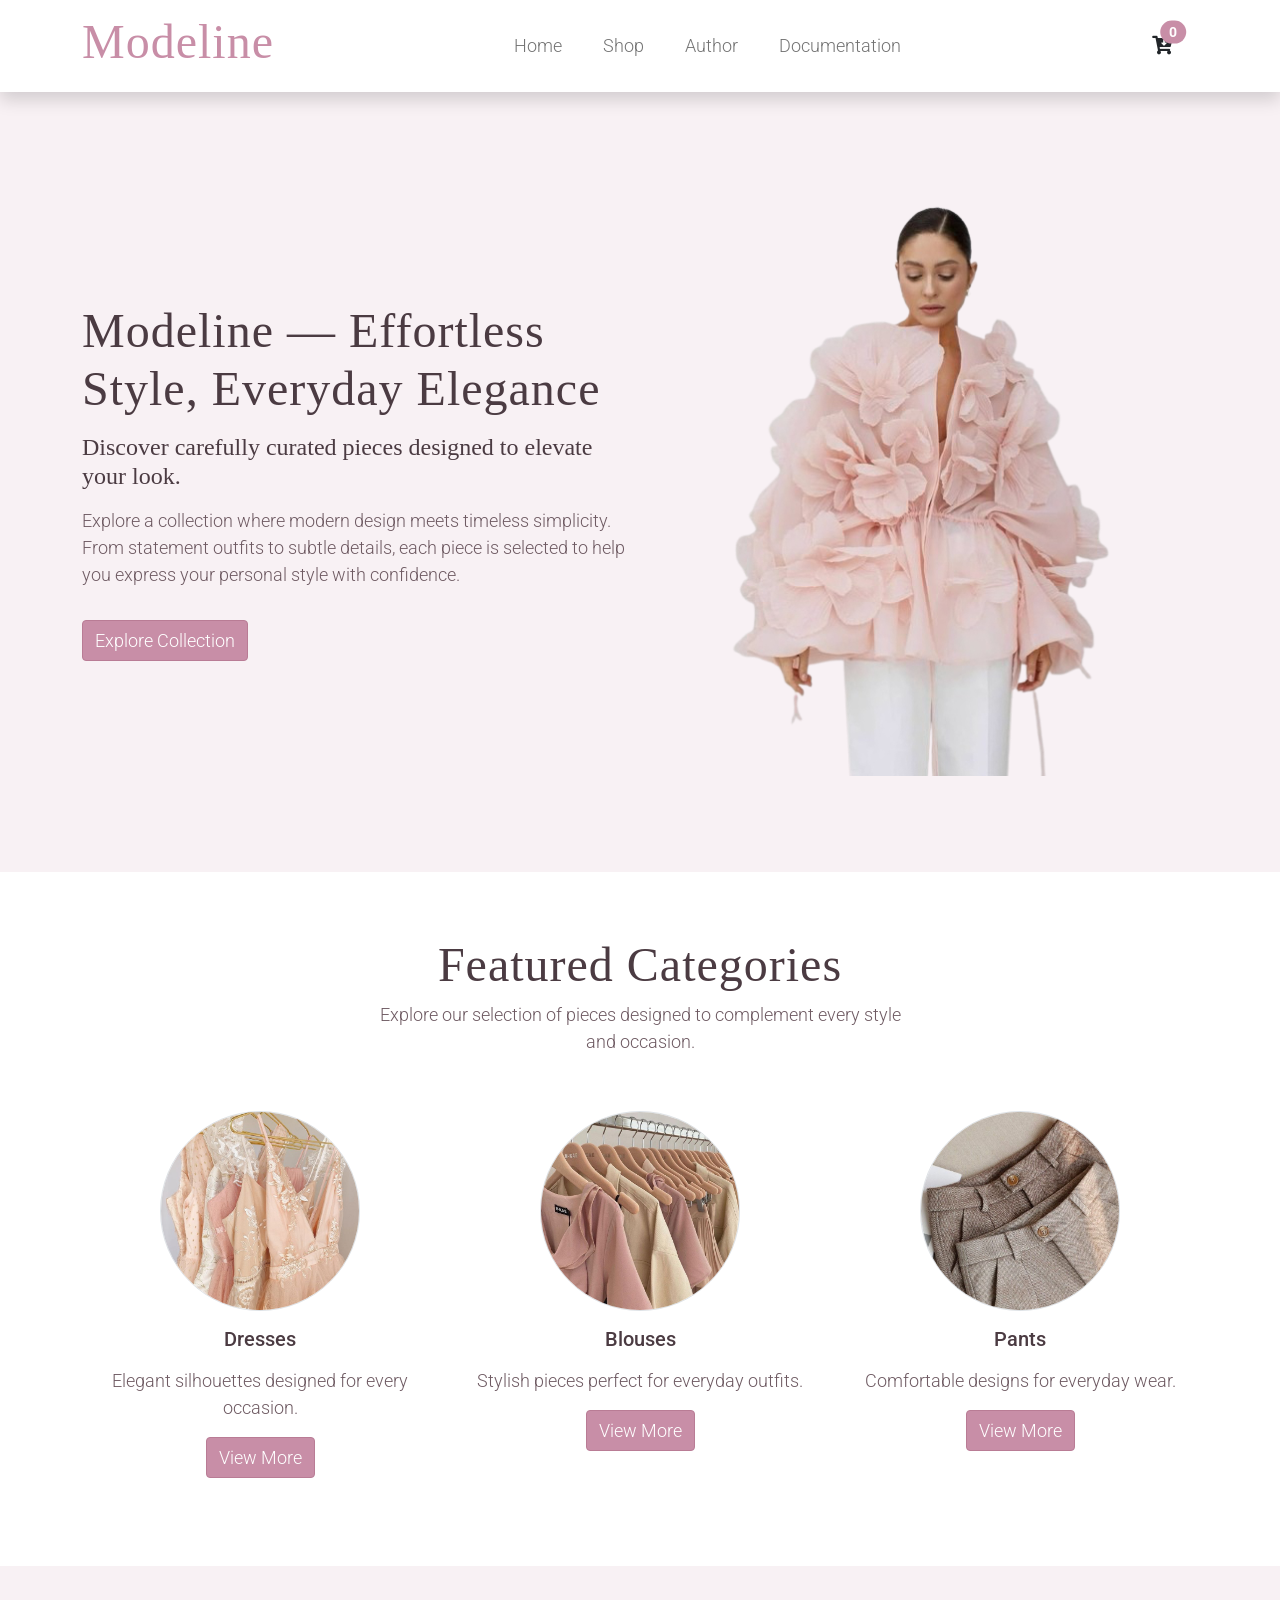
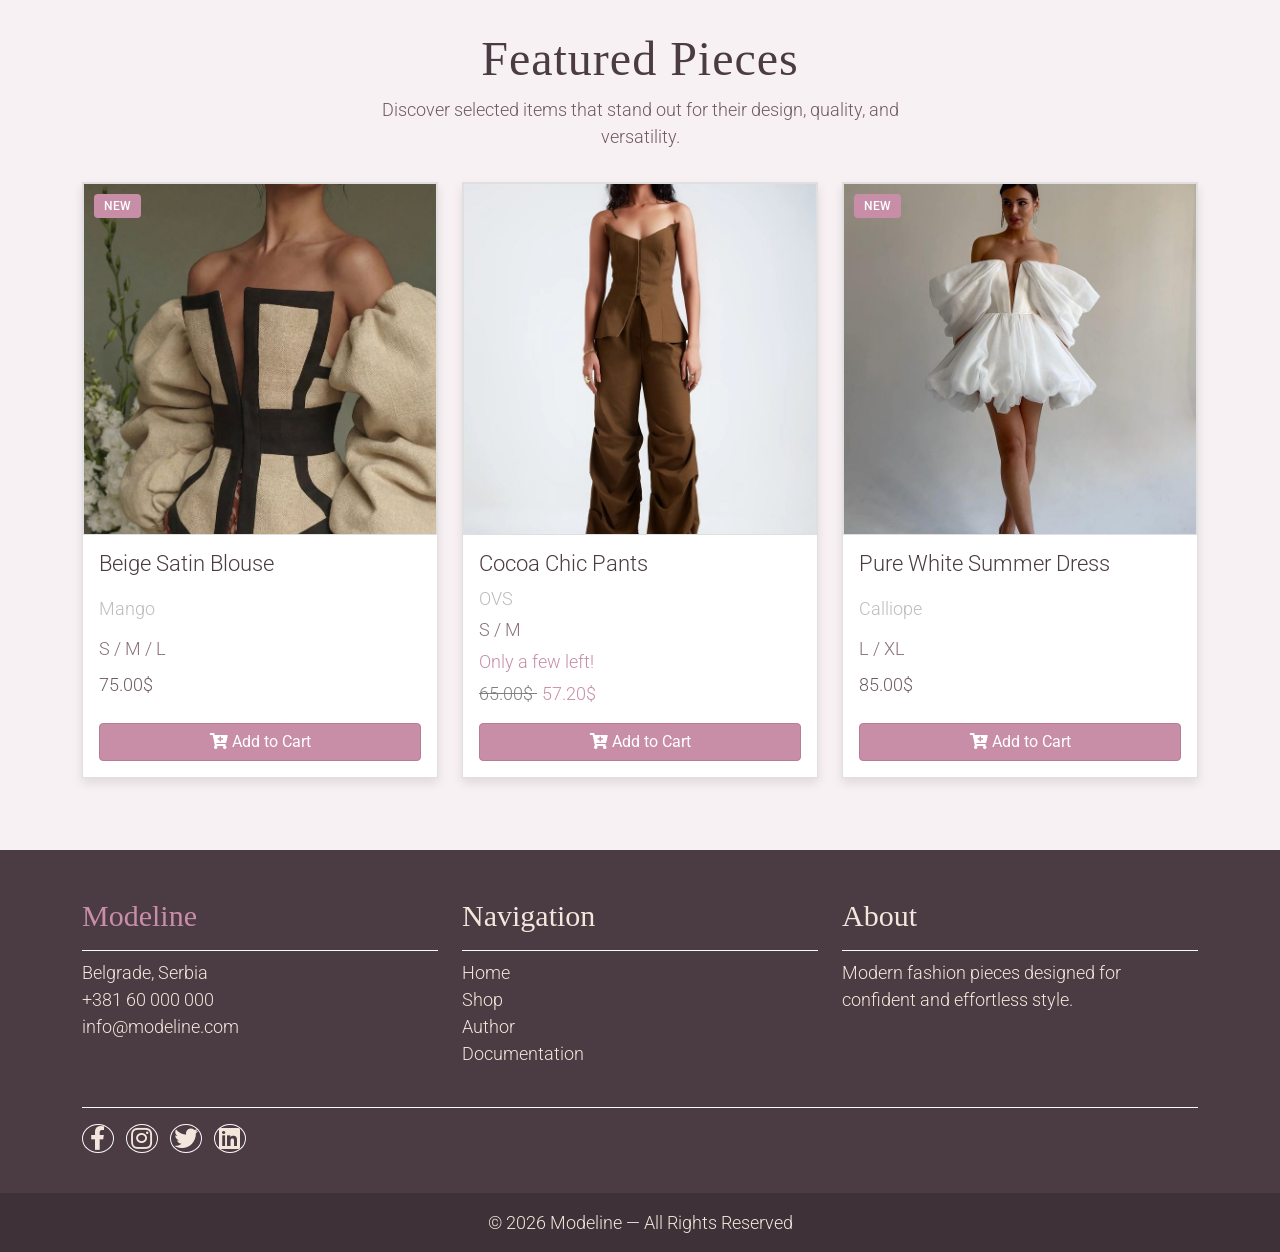
<file: index.html>
<!DOCTYPE html>
<html lang="en">

<head>
    <title>Modeline | Home</title>
    <meta charset="utf-8">
    <meta name="viewport" content="width=device-width, initial-scale=1">

    <meta name="description" content="Modeline is a modern fashion website featuring elegant pieces, refined accessories, and contemporary style inspiration.">
    <meta name="keywords" content="fashion, modern fashion, dresses, accessories, style, collection, boutique">
    <meta name="author" content="Your Name">

    <link rel="apple-touch-icon" href="assets/img/apple-icon.png">
    <link rel="icon" type="image/png" href="assets/img/icon.png">

    <link rel="stylesheet" href="assets/css/bootstrap.min.css">
    <link rel="stylesheet" href="assets/css/templatemo.css">
    <link rel="stylesheet" href="assets/css/custom.css">
    <link rel="stylesheet" href="assets/css/fontawesome.min.css">
    <link rel="stylesheet" href="https://fonts.googleapis.com/css2?family=Roboto:wght@100;200;300;400;500;700;900&display=swap">
</head>

<body>

    <!-- Header -->
    <nav class="navbar navbar-expand-lg navbar-light shadow">
        <div class="container d-flex justify-content-between align-items-center">

            <a class="navbar-brand text-success logo h1 align-self-center" href="index.html">
                Modeline
            </a>

            <button class="navbar-toggler border-0" type="button" data-bs-toggle="collapse"
                data-bs-target="#main_nav">
                <span class="navbar-toggler-icon"></span>
            </button>

            <div class="collapse navbar-collapse justify-content-between align-items-center" id="main_nav">
                <ul class="navbar-nav mx-auto data">
                    
                </ul>

                <div class="d-flex align-items-center">
                    <a class="nav-icon position-relative text-decoration-none text-dark" href="cart.html">
                        <i class="fa fa-fw fa-cart-arrow-down text-dark mr-1"></i>
                        <span id="cart-count" class="position-absolute top-0 start-100 translate-middle badge rounded-pill bg-success text-white">0</span>
                    </a>
                </div>
            </div>

        </div>
    </nav>


    <!-- Hero Section -->
    <section class="bg-light py-5">
        <div class="container">
            <div class="row align-items-center py-5">
                <div class="col-md-6 text-center text-md-start">
                    <h1 class="h1 mb-3"><b>Modeline</b> — Effortless Style, Everyday Elegance</h1>
                    <h2 class="h4 mb-3">Discover carefully curated pieces designed to elevate your look.</h2>
                    <p>
                        Explore a collection where modern design meets timeless simplicity.
                        From statement outfits to subtle details, each piece is selected to help
                        you express your personal style with confidence.
                    </p>
                    <a href="shop.html" class="btn btn-success mt-3">Explore Collection</a>
                </div>
                <div class="col-md-6 text-center hero-img-wrapper">
                    <img src="assets/img/hero-modeline.png" class="img-fluid hero-img" alt="">
                </div>
            </div>
        </div>
    </section>


    <!-- Featured Categories (ONLY THIS PART CHANGED) -->
    <section class="container py-5">
        <div class="row text-center pt-3">
            <div class="col-lg-6 m-auto">
                <h2 class="h1">Featured Categories</h2>
                <p>
                    Explore our selection of pieces designed to complement every style and occasion.
                </p>
            </div>
        </div>

        <div class="row" id="category">
            
        </div>
    </section>


    <!-- Featured Pieces -->
    <section class="bg-light py-5">
        <div class="container">
            <div class="row text-center py-3">
                <div class="col-lg-6 m-auto">
                    <h2 class="h1">Featured Pieces</h2>
                    <p>
                        Discover selected items that stand out for their design, quality, and versatility.
                    </p>
                </div>
            </div>

            <div class="row" id="featuredProducts">
                <!-- <div class="col-12 col-md-4 mb-4">
                    <div class="card h-100">
                        <a href="shop-single.html">
                            <img src="assets/img/cutewhitedress.jpg" class="card-img-top" alt="Elegant dress">
                        </a>
                        <div class="card-body text-center">
                            <a href="shop-single.html" class="h4 text-decoration-none text-dark d-block mb-2">Elegant Dress</a>
                            <p class="card-text">
                                A refined piece designed to bring effortless elegance to your wardrobe.
                            </p>
                            <p class="text-success fw-bold">$89.00</p>
                        </div>
                    </div>
                </div>

                <div class="col-12 col-md-4 mb-4">
                    <div class="card h-100">
                        <a href="shop-single.html">
                            <img src="assets/img/beigeblouse.jpg" class="card-img-top" alt="Modern bag">
                        </a>
                        <div class="card-body text-center">
                            <a href="shop-single.html" class="h4 text-decoration-none text-dark d-block mb-2">Modern Bag</a>
                            <p class="card-text">
                                A clean and versatile accessory made for everyday styling.
                            </p>
                            <p class="text-success fw-bold">$65.00</p>
                        </div>
                    </div>
                </div>

                <div class="col-12 col-md-4 mb-4">
                    <div class="card h-100">
                        <a href="shop-single.html">
                            <img src="assets/img/brownpants.jpg" class="card-img-top" alt="Minimal set">
                        </a>
                        <div class="card-body text-center">
                            <a href="shop-single.html" class="h4 text-decoration-none text-dark d-block mb-2">Minimal Set</a>
                            <p class="card-text">
                                A contemporary outfit combining comfort and modern aesthetics.
                            </p>
                            <p class="text-success fw-bold">$110.00</p>
                        </div>
                    </div>
                </div> -->
            </div>
        </div>
    </section>


    <!-- Footer -->
    <footer class="bg-dark" id="templatemo_footer">
    <div class="container">
        <div class="row">

            <!-- BRAND -->
            <div class="col-md-4 pt-5">
                <h2 class="h2 text-success border-bottom pb-3 border-light logo">Modeline</h2>
                <ul class="list-unstyled text-light footer-link-list">
                    <li>Belgrade, Serbia</li>
                    <li>+381 60 000 000</li>
                    <li>info@modeline.com</li>
                </ul>
            </div>

            <!-- NAV -->
            <div class="col-md-4 pt-5">
                <h2 class="h2 text-light border-bottom pb-3 border-light">Navigation</h2>
                <ul class="list-unstyled footer-link-list footer">
                    
                </ul>
            </div>

            <!-- ABOUT -->
            <div class="col-md-4 pt-5">
                <h2 class="h2 text-light border-bottom pb-3 border-light">About</h2>
                <p class="text-light">
                    Modern fashion pieces designed for confident and effortless style.
                </p>
            </div>

        </div>

        <!-- ICONS + SUBSCRIBE -->
        <div class="row text-light mb-4 mt-4">
            <div class="col-12 mb-3">
                <div class="w-100 border-top border-light"></div>
            </div>

            <!-- SOCIAL ICONS -->
            <div class="col-auto me-auto">
                <ul class="list-inline footer-icons">

                    <li class="list-inline-item border border-light rounded-circle text-center">
                        <a target="_blank" href="#"><i class="fab fa-facebook-f fa-lg fa-fw"></i></a>
                    </li>

                    <li class="list-inline-item border border-light rounded-circle text-center">
                        <a target="_blank" href="#"><i class="fab fa-instagram fa-lg fa-fw"></i></a>
                    </li>

                    <li class="list-inline-item border border-light rounded-circle text-center">
                        <a target="_blank" href="#"><i class="fab fa-twitter fa-lg fa-fw"></i></a>
                    </li>

                    <li class="list-inline-item border border-light rounded-circle text-center">
                        <a target="_blank" href="#"><i class="fab fa-linkedin fa-lg fa-fw"></i></a>
                    </li>

                </ul>
            </div>

            <!-- SUBSCRIBE
            <div class="col-auto">
                <div class="input-group">
                    <input type="text" class="form-control bg-dark border-light text-light" placeholder="Email address">
                    <button class="btn btn-success text-light">Subscribe</button>
                </div>
            </div> -->

        </div>
    </div>

    <!-- COPYRIGHT -->
    <div class="w-100 bg-black py-3">
        <div class="container">
            <p class="text-light mb-0 text-center">
                © 2026 Modeline — All Rights Reserved
            </p>
        </div>
    </div>
</footer>

    <script src="assets/js/bootstrap.bundle.min.js"></script>
    <script src="https://code.jquery.com/jquery-3.6.0.min.js"></script>
    <script src="assets/js/main.js"></script>

    <div id="cart-toast" class="cart-toast">
    Product added to cart ✓
    </div>
</body>
</html>
</file>
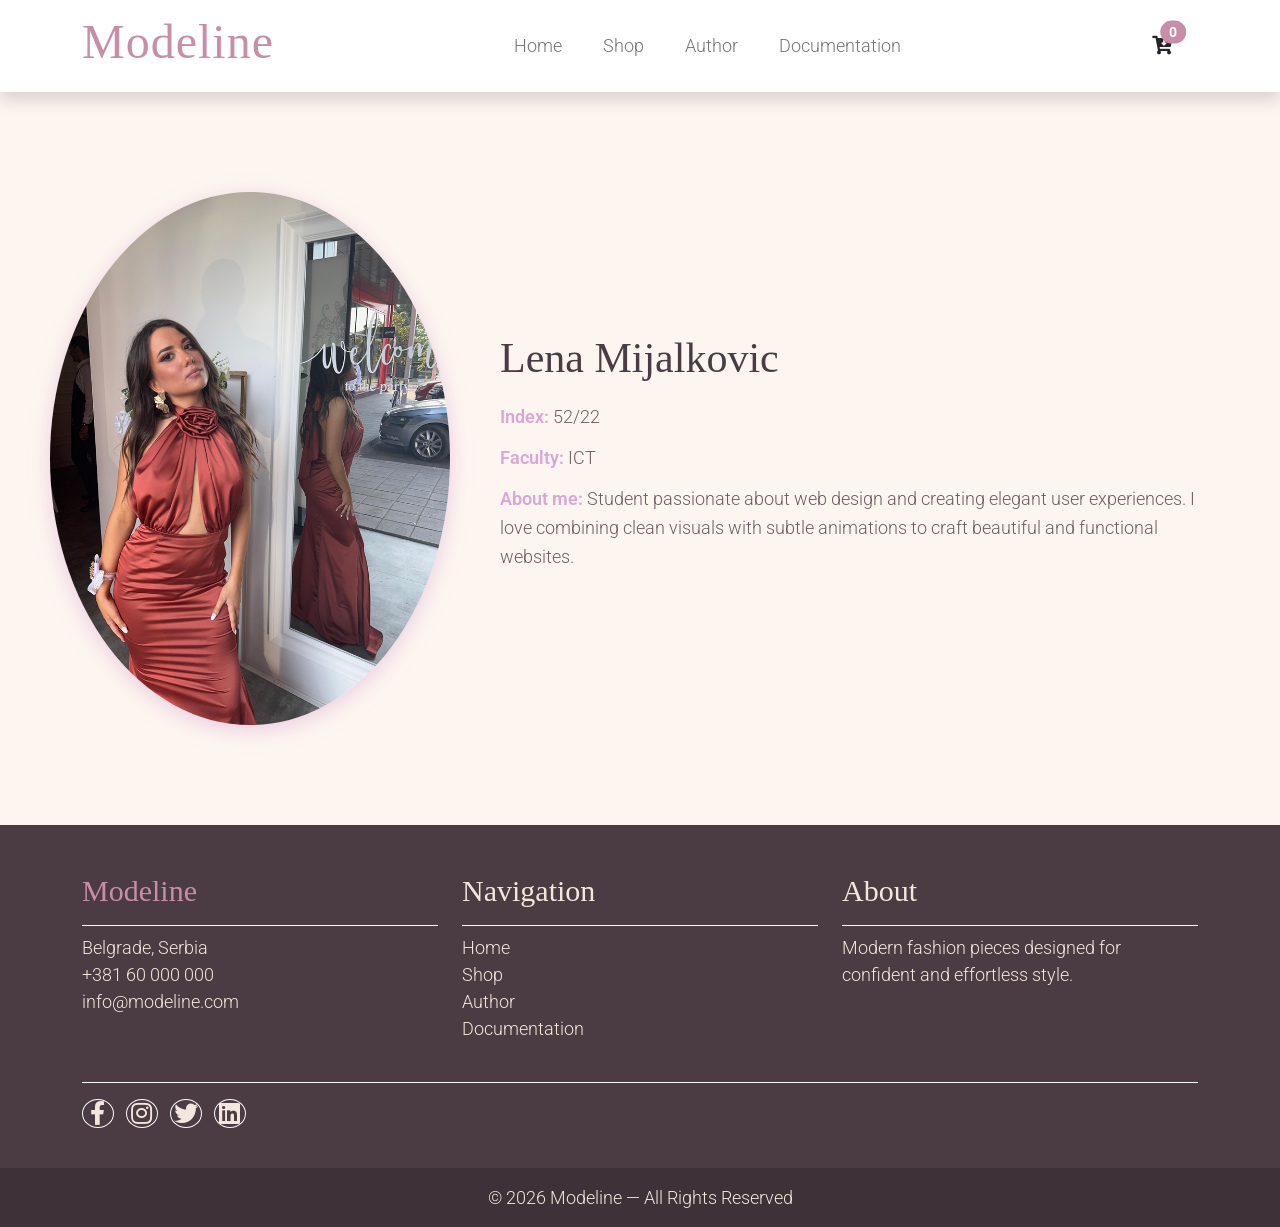
<file: author.html>
<!DOCTYPE html>
<html lang="en">

<head>
    <title>Modeline | Home</title>
    <meta charset="utf-8">
    <meta name="viewport" content="width=device-width, initial-scale=1">

    <meta name="description" content="Modeline is a modern fashion website featuring elegant pieces, refined accessories, and contemporary style inspiration.">
    <meta name="keywords" content="fashion, modern fashion, dresses, accessories, style, collection, boutique">
    <meta name="author" content="Your Name">

    <link rel="apple-touch-icon" href="assets/img/apple-icon.png">
    <link rel="icon" type="image/png" href="assets/img/icon.png">

    <link rel="stylesheet" href="assets/css/bootstrap.min.css">
    <link rel="stylesheet" href="assets/css/templatemo.css">
    <link rel="stylesheet" href="assets/css/custom.css">
    <link rel="stylesheet" href="assets/css/fontawesome.min.css">
    <link rel="stylesheet" href="https://fonts.googleapis.com/css2?family=Roboto:wght@100;200;300;400;500;700;900&display=swap">
</head>

<body>

    <!-- Header -->
    <nav class="navbar navbar-expand-lg navbar-light shadow">
        <div class="container d-flex justify-content-between align-items-center">

            <a class="navbar-brand text-success logo h1 align-self-center" href="index.html">
                Modeline
            </a>

            <button class="navbar-toggler border-0" type="button" data-bs-toggle="collapse"
                data-bs-target="#main_nav">
                <span class="navbar-toggler-icon"></span>
            </button>

            <div class="collapse navbar-collapse justify-content-between align-items-center" id="main_nav">
                <ul class="navbar-nav mx-auto data">
                    
                </ul>

                <div class="d-flex align-items-center">
                    <a class="nav-icon position-relative text-decoration-none text-dark" href="cart.html">
                        <i class="fa fa-fw fa-cart-arrow-down text-dark mr-1"></i>
                        <span class="position-absolute top-0 start-100 translate-middle badge rounded-pill bg-success text-white">0</span>
                    </a>
                </div>
            </div>

        </div>
    </nav>


    <section class="author-section">
        <div class="author-image">
            <img src="assets/img/author1.jpeg" alt="Author Lena Mijalkovic">
        </div>
        <div class="author-info">
            <h2>Lena Mijalkovic</h2>
            <p><span>Index:</span> 52/22</p>
            <p><span>Faculty:</span> ICT</p>
            <p><span>About me:</span> Student passionate about web design and creating elegant user experiences. I love combining clean visuals with subtle animations to craft beautiful and functional websites.</p>
        </div>
    </section>

</body>
    <!-- Footer -->
    <footer class="bg-dark" id="templatemo_footer">
    <div class="container">
        <div class="row">

            <!-- BRAND -->
            <div class="col-md-4 pt-5">
                <h2 class="h2 text-success border-bottom pb-3 border-light logo">Modeline</h2>
                <ul class="list-unstyled text-light footer-link-list">
                    <li>Belgrade, Serbia</li>
                    <li>+381 60 000 000</li>
                    <li>info@modeline.com</li>
                </ul>
            </div>

            <!-- NAV -->
            <div class="col-md-4 pt-5">
                <h2 class="h2 text-light border-bottom pb-3 border-light">Navigation</h2>
                <ul class="list-unstyled footer-link-list footer">
                    
                </ul>
            </div>

            <!-- ABOUT -->
            <div class="col-md-4 pt-5">
                <h2 class="h2 text-light border-bottom pb-3 border-light">About</h2>
                <p class="text-light">
                    Modern fashion pieces designed for confident and effortless style.
                </p>
            </div>

        </div>

        <!-- ICONS + SUBSCRIBE -->
        <div class="row text-light mb-4 mt-4">
            <div class="col-12 mb-3">
                <div class="w-100 border-top border-light"></div>
            </div>

            <!-- SOCIAL ICONS -->
            <div class="col-auto me-auto">
                <ul class="list-inline footer-icons">

                    <li class="list-inline-item border border-light rounded-circle text-center">
                        <a target="_blank" href="#"><i class="fab fa-facebook-f fa-lg fa-fw"></i></a>
                    </li>

                    <li class="list-inline-item border border-light rounded-circle text-center">
                        <a target="_blank" href="#"><i class="fab fa-instagram fa-lg fa-fw"></i></a>
                    </li>

                    <li class="list-inline-item border border-light rounded-circle text-center">
                        <a target="_blank" href="#"><i class="fab fa-twitter fa-lg fa-fw"></i></a>
                    </li>

                    <li class="list-inline-item border border-light rounded-circle text-center">
                        <a target="_blank" href="#"><i class="fab fa-linkedin fa-lg fa-fw"></i></a>
                    </li>

                </ul>
            </div>

            <!-- SUBSCRIBE -->
            <!-- <div class="col-auto">
                <div class="input-group">
                    <input type="text" class="form-control bg-dark border-light text-light" placeholder="Email address">
                    <button class="btn btn-success text-light">Subscribe</button>
                </div>
            </div> -->

        </div>
    </div>

    <!-- COPYRIGHT -->
    <div class="w-100 bg-black py-3">
        <div class="container">
            <p class="text-light mb-0 text-center">
                © 2026 Modeline — All Rights Reserved
            </p>
        </div>
    </div>
</footer>

    <script src="assets/js/bootstrap.bundle.min.js"></script>
    <script src="https://code.jquery.com/jquery-3.6.0.min.js"></script>
    <script src="assets/js/main.js"></script>
</body>
</html>
</file>
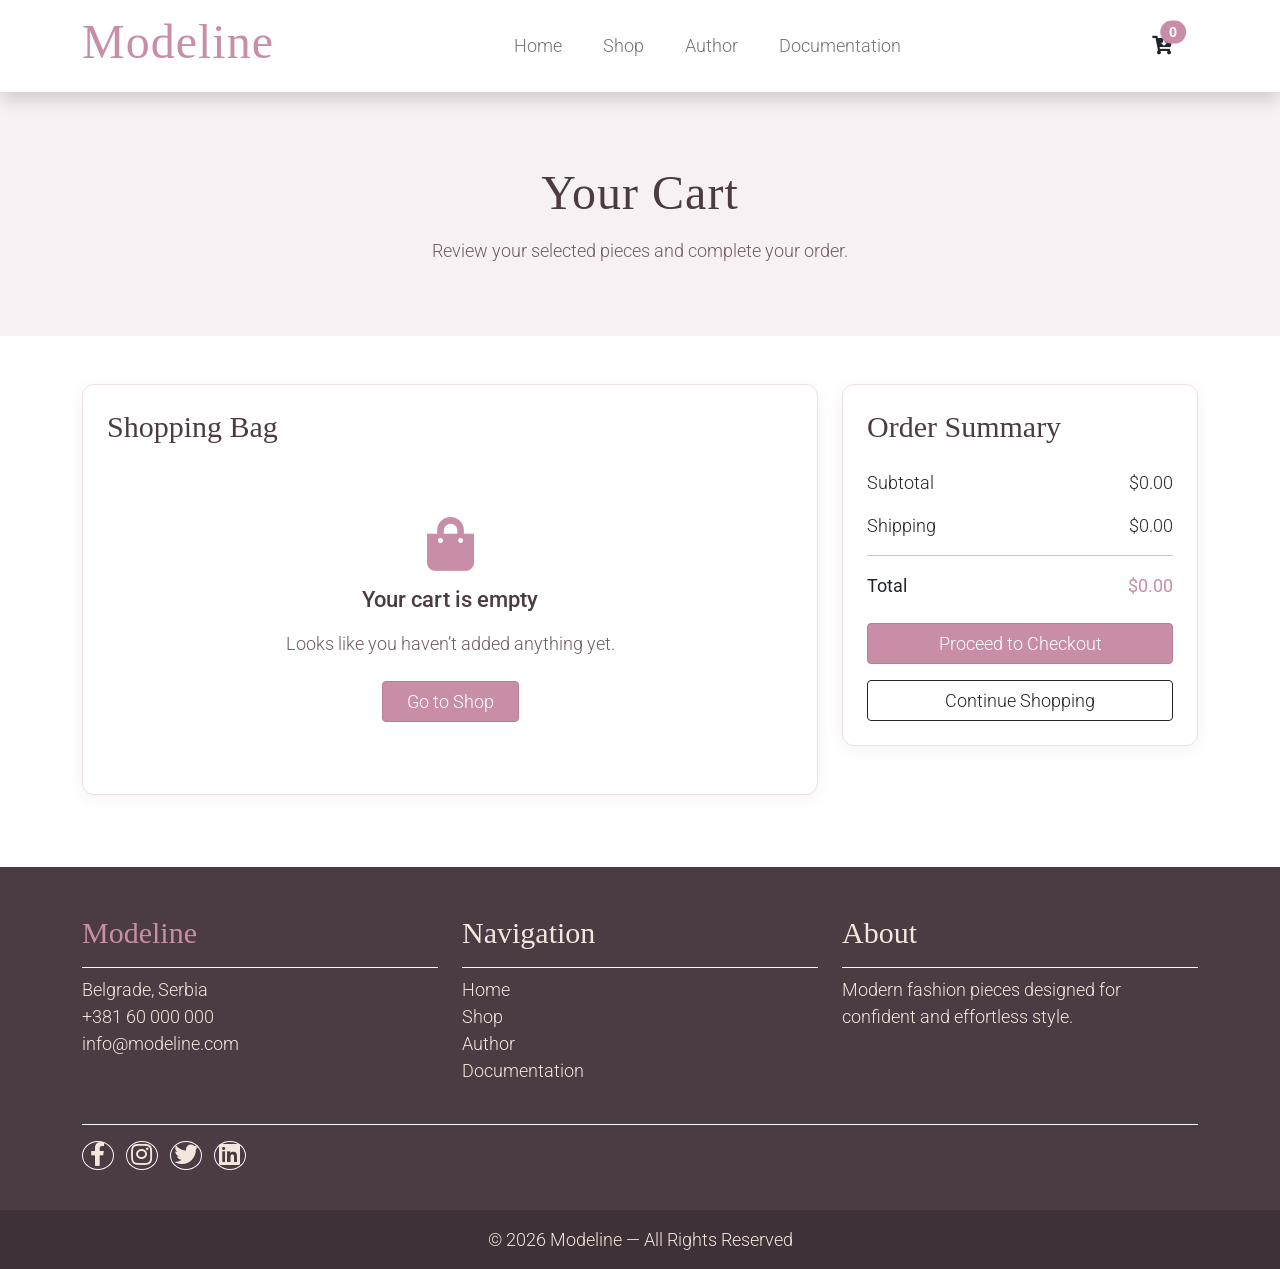
<file: cart.html>
<!DOCTYPE html>
<html lang="en">

<head>
    <title>Modeline | Home</title>
    <meta charset="utf-8">
    <meta name="viewport" content="width=device-width, initial-scale=1">

    <meta name="description" content="Modeline is a modern fashion website featuring elegant pieces, refined accessories, and contemporary style inspiration.">
    <meta name="keywords" content="fashion, modern fashion, dresses, accessories, style, collection, boutique">
    <meta name="author" content="Your Name">

    <link rel="apple-touch-icon" href="assets/img/apple-icon.png">
    <link rel="icon" type="image/png" href="assets/img/icon.png">

    <link rel="stylesheet" href="assets/css/bootstrap.min.css">
    <link rel="stylesheet" href="assets/css/templatemo.css">
    <link rel="stylesheet" href="assets/css/custom.css">
    <link rel="stylesheet" href="assets/css/fontawesome.min.css">
    <link rel="stylesheet" href="https://fonts.googleapis.com/css2?family=Roboto:wght@100;200;300;400;500;700;900&display=swap">
</head>

<body>

    <!-- Header -->
    <nav class="navbar navbar-expand-lg navbar-light shadow">
        <div class="container d-flex justify-content-between align-items-center">

            <a class="navbar-brand text-success logo h1 align-self-center" href="index.html">
                Modeline
            </a>

            <button class="navbar-toggler border-0" type="button" data-bs-toggle="collapse"
                data-bs-target="#main_nav">
                <span class="navbar-toggler-icon"></span>
            </button>

            <div class="collapse navbar-collapse justify-content-between align-items-center" id="main_nav">
                <ul class="navbar-nav mx-auto data">
                    
                </ul>

                <div class="d-flex align-items-center">
                    <a class="nav-icon position-relative text-decoration-none text-dark" href="cart.html">
                        <i class="fa fa-fw fa-cart-arrow-down text-dark mr-1"></i>
                        <span id="cart-count" class="position-absolute top-0 start-100 translate-middle badge rounded-pill bg-success text-white">0</span>
                    </a>
                </div>
            </div>

        </div>
    </nav>



    <section class="bg-light py-5">
        <div class="container">
            <div class="row align-items-center py-4">
                <div class="col text-center">
                    <h1 class="h1 mb-3">Your Cart</h1>
                    <p class="mb-0">
                        Review your selected pieces and complete your order.
                    </p>
                </div>
            </div>
        </div>
    </section>

    <!-- Cart Content -->
    <section class="container py-5">
        <div class="row">
            <!-- Left side -->
            <div class="col-lg-8 mb-4">
                <div class="cart-box p-4">
                    <h2 class="h2 mb-4">Shopping Bag</h2>

                    <div id="cart-items">
                        <!-- proizvodi iz JS -->
                    </div>

                    <div id="empty-cart" class="text-center py-5 d-none">
                        <i class="fa fa-shopping-bag fa-3x mb-3 text-success"></i>
                        <h3 class="h3 mb-3">Your cart is empty</h3>
                        <p class="mb-4">Looks like you haven’t added anything yet.</p>
                        <a href="shop.html" class="btn btn-success px-4">Go to Shop</a>
                    </div>
                </div>
            </div>

            <!-- Right side -->
            <div class="col-lg-4">
                <div class="cart-summary p-4">
                    <h2 class="h2 mb-4">Order Summary</h2>

                    <div class="d-flex justify-content-between mb-3">
                        <span>Subtotal</span>
                        <span id="cart-subtotal">$0.00</span>
                    </div>

                    <div class="d-flex justify-content-between mb-3">
                        <span>Shipping</span>
                        <span id="cart-shipping">$10.00</span>
                    </div>

                    <hr>

                    <div class="d-flex justify-content-between mb-4">
                        <strong>Total</strong>
                        <strong id="cart-total" class="text-success">$0.00</strong>
                    </div>

                    <a href="checkout.html" class="btn btn-success w-100 mb-3">Proceed to Checkout</a>
                    <a href="shop.html" class="btn btn-outline-dark w-100">Continue Shopping</a>
                </div>
            </div>
        </div>
    </section>





<footer class="bg-dark" id="templatemo_footer">
    <div class="container">
        <div class="row">

            <!-- BRAND -->
            <div class="col-md-4 pt-5">
                <h2 class="h2 text-success border-bottom pb-3 border-light logo">Modeline</h2>
                <ul class="list-unstyled text-light footer-link-list">
                    <li>Belgrade, Serbia</li>
                    <li>+381 60 000 000</li>
                    <li>info@modeline.com</li>
                </ul>
            </div>

            <!-- NAV -->
            <div class="col-md-4 pt-5">
                <h2 class="h2 text-light border-bottom pb-3 border-light">Navigation</h2>
                <ul class="list-unstyled footer-link-list footer">
                    
                </ul>
            </div>

            <!-- ABOUT -->
            <div class="col-md-4 pt-5">
                <h2 class="h2 text-light border-bottom pb-3 border-light">About</h2>
                <p class="text-light">
                    Modern fashion pieces designed for confident and effortless style.
                </p>
            </div>

        </div>

        <!-- ICONS + SUBSCRIBE -->
        <div class="row text-light mb-4 mt-4">
            <div class="col-12 mb-3">
                <div class="w-100 border-top border-light"></div>
            </div>

            <!-- SOCIAL ICONS -->
            <div class="col-auto me-auto">
                <ul class="list-inline footer-icons">

                    <li class="list-inline-item border border-light rounded-circle text-center">
                        <a target="_blank" href="#"><i class="fab fa-facebook-f fa-lg fa-fw"></i></a>
                    </li>

                    <li class="list-inline-item border border-light rounded-circle text-center">
                        <a target="_blank" href="#"><i class="fab fa-instagram fa-lg fa-fw"></i></a>
                    </li>

                    <li class="list-inline-item border border-light rounded-circle text-center">
                        <a target="_blank" href="#"><i class="fab fa-twitter fa-lg fa-fw"></i></a>
                    </li>

                    <li class="list-inline-item border border-light rounded-circle text-center">
                        <a target="_blank" href="#"><i class="fab fa-linkedin fa-lg fa-fw"></i></a>
                    </li>

                </ul>
            </div>

            <!-- SUBSCRIBE
            <div class="col-auto">
                <div class="input-group">
                    <input type="text" class="form-control bg-dark border-light text-light" placeholder="Email address">
                    <button class="btn btn-success text-light">Subscribe</button>
                </div>
            </div> -->

        </div>
    </div>

    <!-- COPYRIGHT -->
    <div class="w-100 bg-black py-3">
        <div class="container">
            <p class="text-light mb-0 text-center">
                © 2026 Modeline — All Rights Reserved
            </p>
        </div>
    </div>
</footer>

    <script src="assets/js/bootstrap.bundle.min.js"></script>
    <script src="https://code.jquery.com/jquery-3.6.0.min.js"></script>
    <script src="assets/js/main.js"></script>
</body>
</html>
</file>
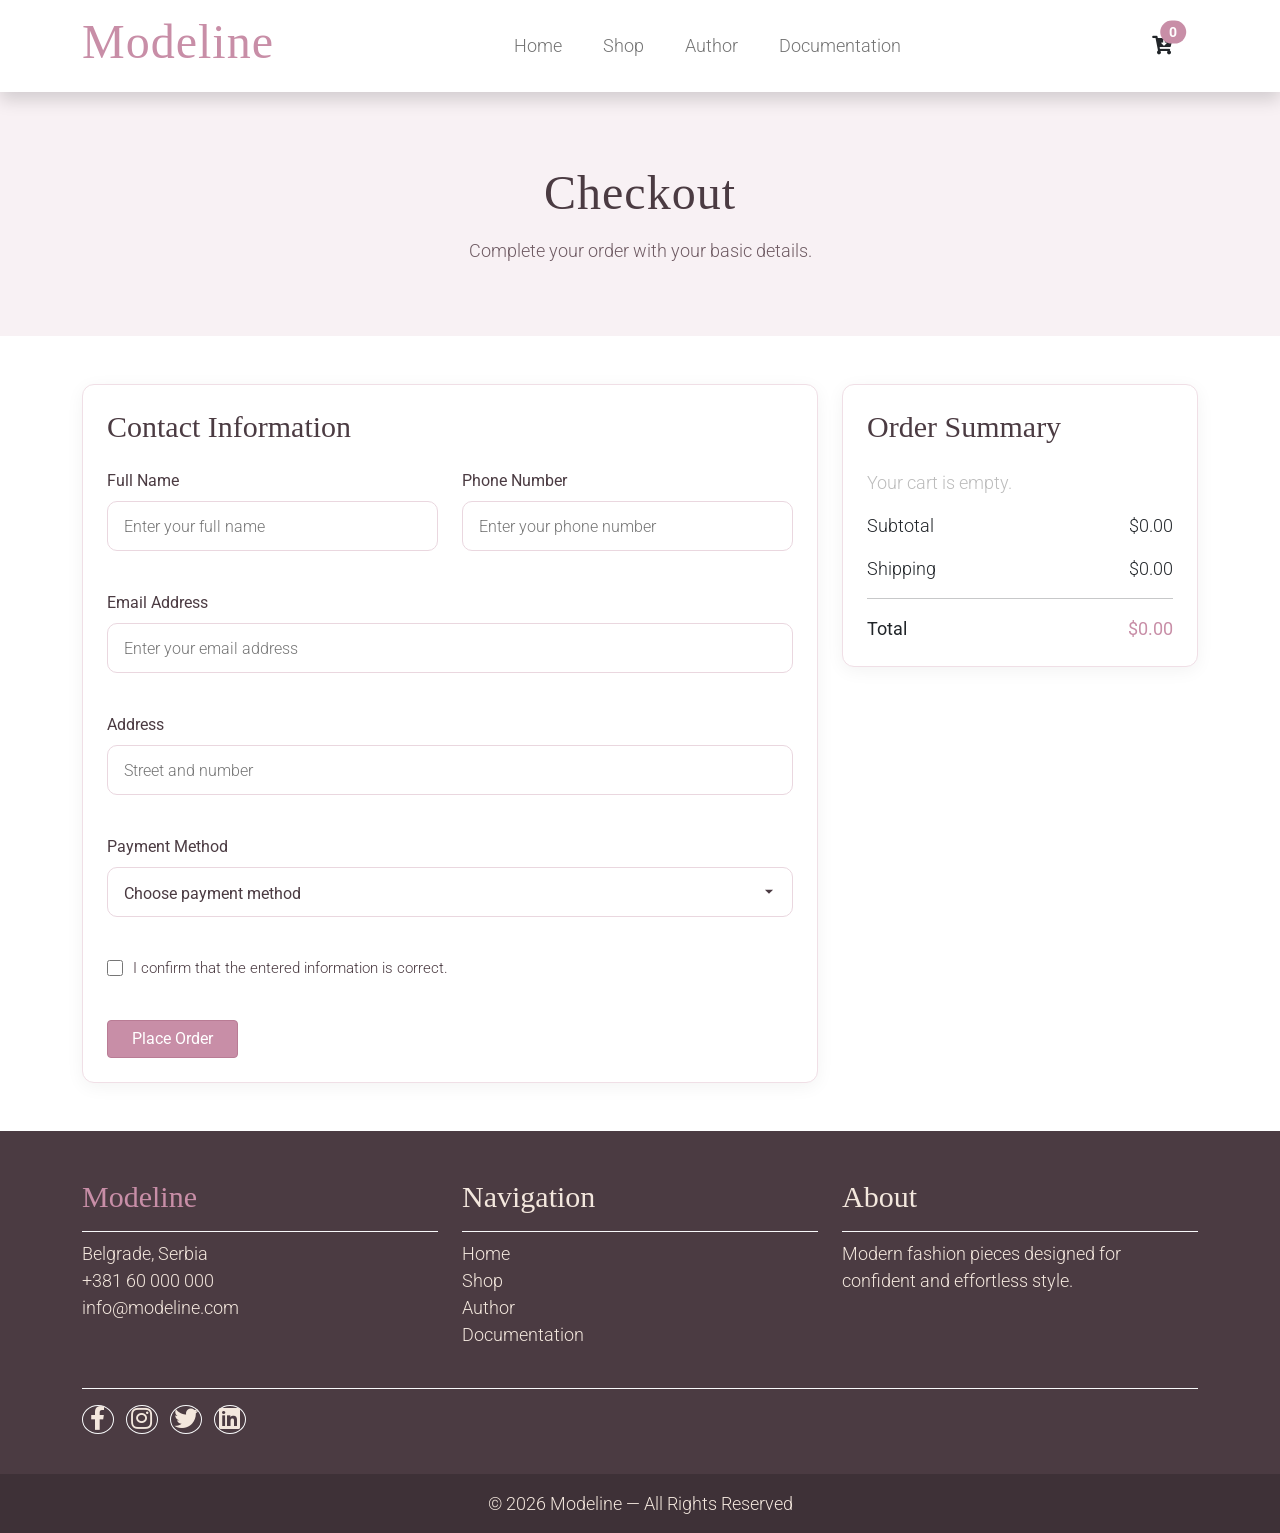
<file: checkout.html>
<!DOCTYPE html>
<html lang="en">

<head>
    <title>Modeline | Home</title>
    <meta charset="utf-8">
    <meta name="viewport" content="width=device-width, initial-scale=1">

    <meta name="description" content="Modeline is a modern fashion website featuring elegant pieces, refined accessories, and contemporary style inspiration.">
    <meta name="keywords" content="fashion, modern fashion, dresses, accessories, style, collection, boutique">
    <meta name="author" content="Your Name">

    <link rel="apple-touch-icon" href="assets/img/apple-icon.png">
    <link rel="icon" type="image/png" href="assets/img/icon.png">

    <link rel="stylesheet" href="assets/css/bootstrap.min.css">
    <link rel="stylesheet" href="assets/css/templatemo.css">
    <link rel="stylesheet" href="assets/css/custom.css">
    <link rel="stylesheet" href="assets/css/fontawesome.min.css">
    <link rel="stylesheet" href="https://fonts.googleapis.com/css2?family=Roboto:wght@100;200;300;400;500;700;900&display=swap">
</head>

<body>

    <!-- Header -->
    <nav class="navbar navbar-expand-lg navbar-light shadow">
        <div class="container d-flex justify-content-between align-items-center">

            <a class="navbar-brand text-success logo h1 align-self-center" href="index.html">
                Modeline
            </a>

            <button class="navbar-toggler border-0" type="button" data-bs-toggle="collapse"
                data-bs-target="#main_nav">
                <span class="navbar-toggler-icon"></span>
            </button>

            <div class="collapse navbar-collapse justify-content-between align-items-center" id="main_nav">
                <ul class="navbar-nav mx-auto data">
                    
                </ul>

                <div class="d-flex align-items-center">
                    <a class="nav-icon position-relative text-decoration-none text-dark" href="cart.html">
                        <i class="fa fa-fw fa-cart-arrow-down text-dark mr-1"></i>
                        <span class="position-absolute top-0 start-100 translate-middle badge rounded-pill bg-success text-white">0</span>
                    </a>
                </div>
            </div>

        </div>
    </nav>


<!-- CONTACT SECTION -->
<section class="bg-light py-5">
        <div class="container">
            <div class="row align-items-center py-4">
                <div class="col text-center">
                    <h1 class="h1 mb-3">Checkout</h1>
                    <p class="mb-0">
                        Complete your order with your basic details.
                    </p>
                </div>
            </div>
        </div>
    </section>

    <section class="container py-5">
        <div class="row g-4">
            
            <!-- Left side -->
            <div class="col-lg-8">
                <div class="checkout-box p-4">
                    <h2 class="h2 mb-4">Contact Information</h2>

                    <form id="checkout-form">
                        <div class="row">

                            <div class="col-md-6 mb-3">
                                <label for="fullName" class="checkout-label">Full Name</label>
                                <input type="text" id="fullName" class="checkout-input" placeholder="Enter your full name">
                                <small id="errorFullName" class="checkout-error"></small>
                            </div>

                            <div class="col-md-6 mb-3">
                                <label for="phone" class="checkout-label">Phone Number</label>
                                <input type="text" id="phone" class="checkout-input" placeholder="Enter your phone number">
                                <small id="errorPhone" class="checkout-error"></small>
                            </div>

                            <div class="col-12 mb-3">
                                <label for="email" class="checkout-label">Email Address</label>
                                <input type="text" id="email" class="checkout-input" placeholder="Enter your email address">
                                <small id="errorEmail" class="checkout-error"></small>
                            </div>

                            <div class="col-12 mb-3">
                                <label for="address" class="checkout-label">Address</label>
                                <input type="text" id="address" class="checkout-input" placeholder="Street and number">
                                <small id="errorAddress" class="checkout-error"></small>
                            </div>

                            <div class="col-12 mb-3">
                                <label for="payment" class="checkout-label">Payment Method</label>
                                <select id="payment" class="checkout-input checkout-select">
                                    <option value="0">Choose payment method</option>
                                    <option value="cash-on-delivery">Cash on delivery</option>
                                    <option value="card-on-delivery">Card on delivery</option>
                                </select>
                                <small id="errorPayment" class="checkout-error"></small>
                            </div>

                            <div class="col-12 mb-3">
                                <label class="checkout-check">
                                    <input type="checkbox" id="terms">
                                    <span>I confirm that the entered information is correct.</span>
                                </label>
                                <small id="errorTerms" class="checkout-error"></small>
                            </div>

                            <div class="col-12">
                                <button type="submit" class="btn btn-success px-4">Place Order</button>
                            </div>

                        </div>
                    </form>
                    <div id="checkout-toast" class="cart-toast">
                    Order placed successfully!
                    </div>
                </div>
            </div>

            <!-- Right side -->
            <div class="col-lg-4">
                <div class="checkout-summary p-4">
                    <h2 class="h2 mb-4">Order Summary</h2>

                    <div id="checkout-items">
                        <!-- ovde ide ispis proizvoda iz JS -->
                    </div>

                    <div class="d-flex justify-content-between mb-3 mt-3">
                        <span>Subtotal</span>
                        <span id="checkout-subtotal">$0.00</span>
                    </div>

                    <div class="d-flex justify-content-between mb-3">
                        <span>Shipping</span>
                        <span id="checkout-shipping">$10.00</span>
                    </div>

                    <hr>

                    <div class="d-flex justify-content-between mb-0">
                        <strong>Total</strong>
                        <strong id="checkout-total" class="text-success">$0.00</strong>
                    </div>
                </div>
            </div>

        </div>
    </section>


<!-- FOOTER -->
<footer class="bg-dark" id="templatemo_footer">
    <div class="container">
        <div class="row">

            <!-- BRAND -->
            <div class="col-md-4 pt-5">
                <h2 class="h2 text-success border-bottom pb-3 border-light logo">Modeline</h2>
                <ul class="list-unstyled text-light footer-link-list">
                    <li>Belgrade, Serbia</li>
                    <li>+381 60 000 000</li>
                    <li>info@modeline.com</li>
                </ul>
            </div>

            <!-- NAV -->
            <div class="col-md-4 pt-5">
                <h2 class="h2 text-light border-bottom pb-3 border-light">Navigation</h2>
                <ul class="list-unstyled footer-link-list footer">
                    
                </ul>
            </div>

            <!-- ABOUT -->
            <div class="col-md-4 pt-5">
                <h2 class="h2 text-light border-bottom pb-3 border-light">About</h2>
                <p class="text-light">
                    Modern fashion pieces designed for confident and effortless style.
                </p>
            </div>

        </div>

        <!-- ICONS + SUBSCRIBE -->
        <div class="row text-light mb-4 mt-4">
            <div class="col-12 mb-3">
                <div class="w-100 border-top border-light"></div>
            </div>

            <!-- SOCIAL ICONS -->
            <div class="col-auto me-auto">
                <ul class="list-inline footer-icons">

                    <li class="list-inline-item border border-light rounded-circle text-center">
                        <a target="_blank" href="#"><i class="fab fa-facebook-f fa-lg fa-fw"></i></a>
                    </li>

                    <li class="list-inline-item border border-light rounded-circle text-center">
                        <a target="_blank" href="#"><i class="fab fa-instagram fa-lg fa-fw"></i></a>
                    </li>

                    <li class="list-inline-item border border-light rounded-circle text-center">
                        <a target="_blank" href="#"><i class="fab fa-twitter fa-lg fa-fw"></i></a>
                    </li>

                    <li class="list-inline-item border border-light rounded-circle text-center">
                        <a target="_blank" href="#"><i class="fab fa-linkedin fa-lg fa-fw"></i></a>
                    </li>

                </ul>
            </div>


        </div>
    </div>

    <!-- COPYRIGHT -->
    <div class="w-100 bg-black py-3">
        <div class="container">
            <p class="text-light mb-0 text-center">
                © 2026 Modeline — All Rights Reserved
            </p>
        </div>
    </div>
</footer>

    <script src="assets/js/bootstrap.bundle.min.js"></script>
    <script src="https://code.jquery.com/jquery-3.6.0.min.js"></script>
    <script src="assets/js/main.js"></script>
</body>
</html>
</file>
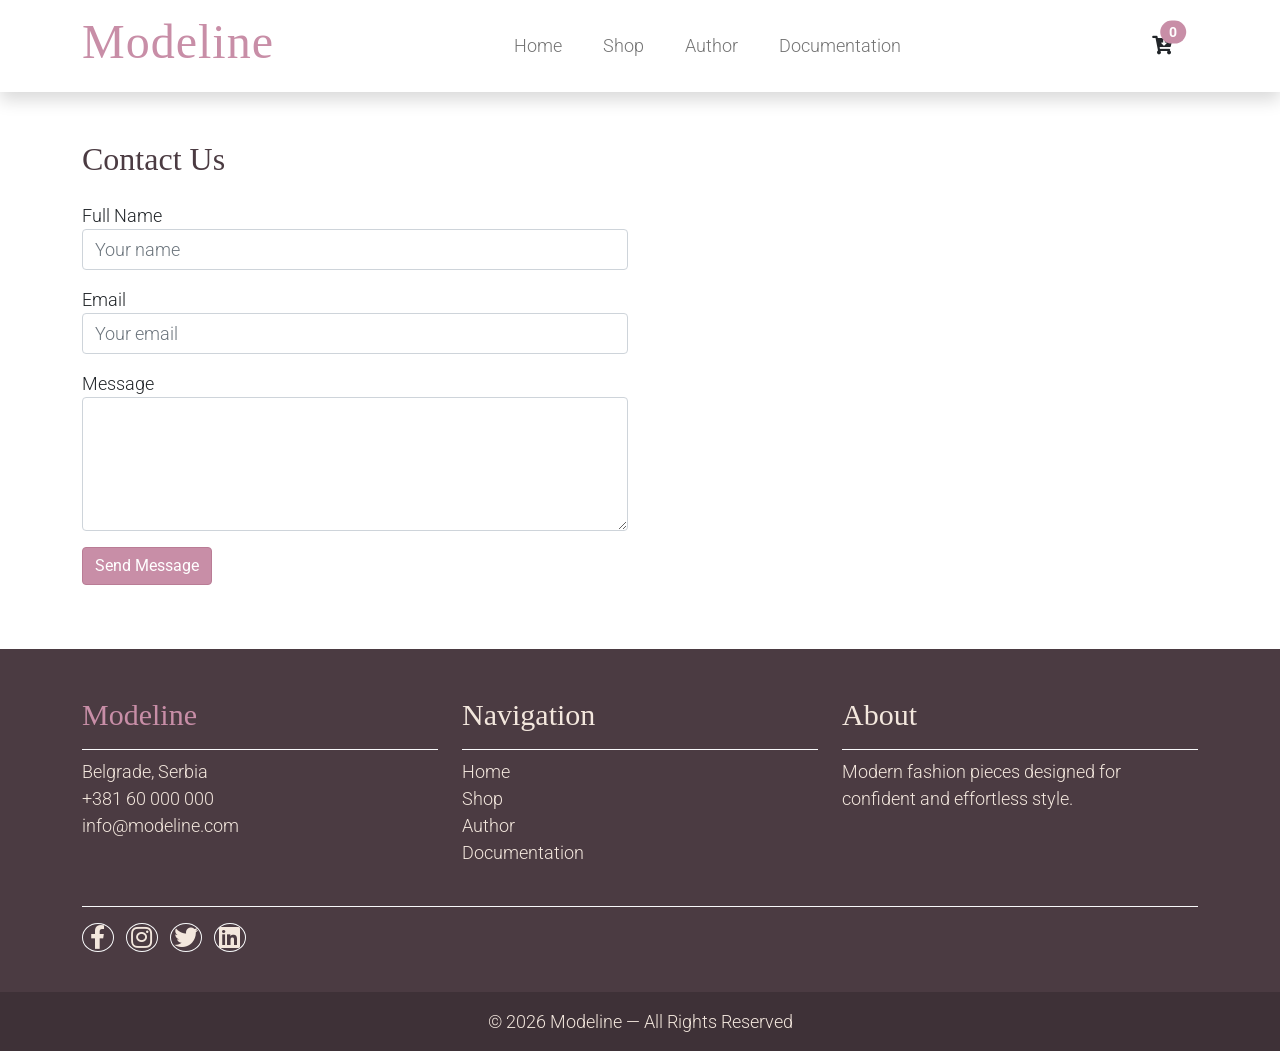
<file: contact.html>
<!DOCTYPE html>
<html lang="en">

<head>
    <title>Modeline | Home</title>
    <meta charset="utf-8">
    <meta name="viewport" content="width=device-width, initial-scale=1">

    <meta name="description" content="Modeline is a modern fashion website featuring elegant pieces, refined accessories, and contemporary style inspiration.">
    <meta name="keywords" content="fashion, modern fashion, dresses, accessories, style, collection, boutique">
    <meta name="author" content="Your Name">

    <link rel="apple-touch-icon" href="assets/img/apple-icon.png">
    <link rel="icon" type="image/png" href="assets/img/icon.png">

    <link rel="stylesheet" href="assets/css/bootstrap.min.css">
    <link rel="stylesheet" href="assets/css/templatemo.css">
    <link rel="stylesheet" href="assets/css/custom.css">
    <link rel="stylesheet" href="assets/css/fontawesome.min.css">
    <link rel="stylesheet" href="https://fonts.googleapis.com/css2?family=Roboto:wght@100;200;300;400;500;700;900&display=swap">
</head>

<body>

    <!-- Header -->
    <nav class="navbar navbar-expand-lg navbar-light shadow">
        <div class="container d-flex justify-content-between align-items-center">

            <a class="navbar-brand text-success logo h1 align-self-center" href="index.html">
                Modeline
            </a>

            <button class="navbar-toggler border-0" type="button" data-bs-toggle="collapse"
                data-bs-target="#main_nav">
                <span class="navbar-toggler-icon"></span>
            </button>

            <div class="collapse navbar-collapse justify-content-between align-items-center" id="main_nav">
                <ul class="navbar-nav mx-auto data">
                    
                </ul>

                <div class="d-flex align-items-center">
                    <a class="nav-icon position-relative text-decoration-none text-dark" href="cart.html">
                        <i class="fa fa-fw fa-cart-arrow-down text-dark mr-1"></i>
                        <span class="position-absolute top-0 start-100 translate-middle badge rounded-pill bg-success text-white">0</span>
                    </a>
                </div>
            </div>

        </div>
    </nav>


<!-- CONTACT SECTION -->
<section class="container py-5">
    <div class="row">

        <!-- FORM -->
        <div class="col-md-6">
            <h2 class="mb-4">Contact Us</h2>

            <form id="contactForm">

                <div class="mb-3">
                    <label>Full Name</label>
                    <input type="text" class="form-control" id="name" placeholder="Your name">
                </div>

                <div class="mb-3">
                    <label>Email</label>
                    <input type="text" class="form-control" id="email" placeholder="Your email">
                </div>

                <div class="mb-3">
                    <label>Message</label>
                    <textarea class="form-control" id="message" rows="5"></textarea>
                </div>

                <button type="submit" class="btn btn-success">Send Message</button>

                <p id="formMsg" class="mt-3"></p>
            </form>
        </div>

        <!-- MAP -->


    </div>
</section>


<!-- FOOTER (ISTI KAO INDEX) -->
<footer class="bg-dark" id="templatemo_footer">
    <div class="container">
        <div class="row">

            <!-- BRAND -->
            <div class="col-md-4 pt-5">
                <h2 class="h2 text-success border-bottom pb-3 border-light logo">Modeline</h2>
                <ul class="list-unstyled text-light footer-link-list">
                    <li>Belgrade, Serbia</li>
                    <li>+381 60 000 000</li>
                    <li>info@modeline.com</li>
                </ul>
            </div>

            <!-- NAV -->
            <div class="col-md-4 pt-5">
                <h2 class="h2 text-light border-bottom pb-3 border-light">Navigation</h2>
                <ul class="list-unstyled footer-link-list footer">
                    
                </ul>
            </div>

            <!-- ABOUT -->
            <div class="col-md-4 pt-5">
                <h2 class="h2 text-light border-bottom pb-3 border-light">About</h2>
                <p class="text-light">
                    Modern fashion pieces designed for confident and effortless style.
                </p>
            </div>

        </div>

        <!-- ICONS + SUBSCRIBE -->
        <div class="row text-light mb-4 mt-4">
            <div class="col-12 mb-3">
                <div class="w-100 border-top border-light"></div>
            </div>

            <!-- SOCIAL ICONS -->
            <div class="col-auto me-auto">
                <ul class="list-inline footer-icons">

                    <li class="list-inline-item border border-light rounded-circle text-center">
                        <a target="_blank" href="#"><i class="fab fa-facebook-f fa-lg fa-fw"></i></a>
                    </li>

                    <li class="list-inline-item border border-light rounded-circle text-center">
                        <a target="_blank" href="#"><i class="fab fa-instagram fa-lg fa-fw"></i></a>
                    </li>

                    <li class="list-inline-item border border-light rounded-circle text-center">
                        <a target="_blank" href="#"><i class="fab fa-twitter fa-lg fa-fw"></i></a>
                    </li>

                    <li class="list-inline-item border border-light rounded-circle text-center">
                        <a target="_blank" href="#"><i class="fab fa-linkedin fa-lg fa-fw"></i></a>
                    </li>

                </ul>
            </div>

            <!-- SUBSCRIBE
            <div class="col-auto">
                <div class="input-group">
                    <input type="text" class="form-control bg-dark border-light text-light" placeholder="Email address">
                    <button class="btn btn-success text-light">Subscribe</button>
                </div>
            </div> -->

        </div>
    </div>

    <!-- COPYRIGHT -->
    <div class="w-100 bg-black py-3">
        <div class="container">
            <p class="text-light mb-0 text-center">
                © 2026 Modeline — All Rights Reserved
            </p>
        </div>
    </div>
</footer>

    <script src="assets/js/bootstrap.bundle.min.js"></script>
    <script src="https://code.jquery.com/jquery-3.6.0.min.js"></script>
    <script src="assets/js/main.js"></script>
</body>
</html>
</file>
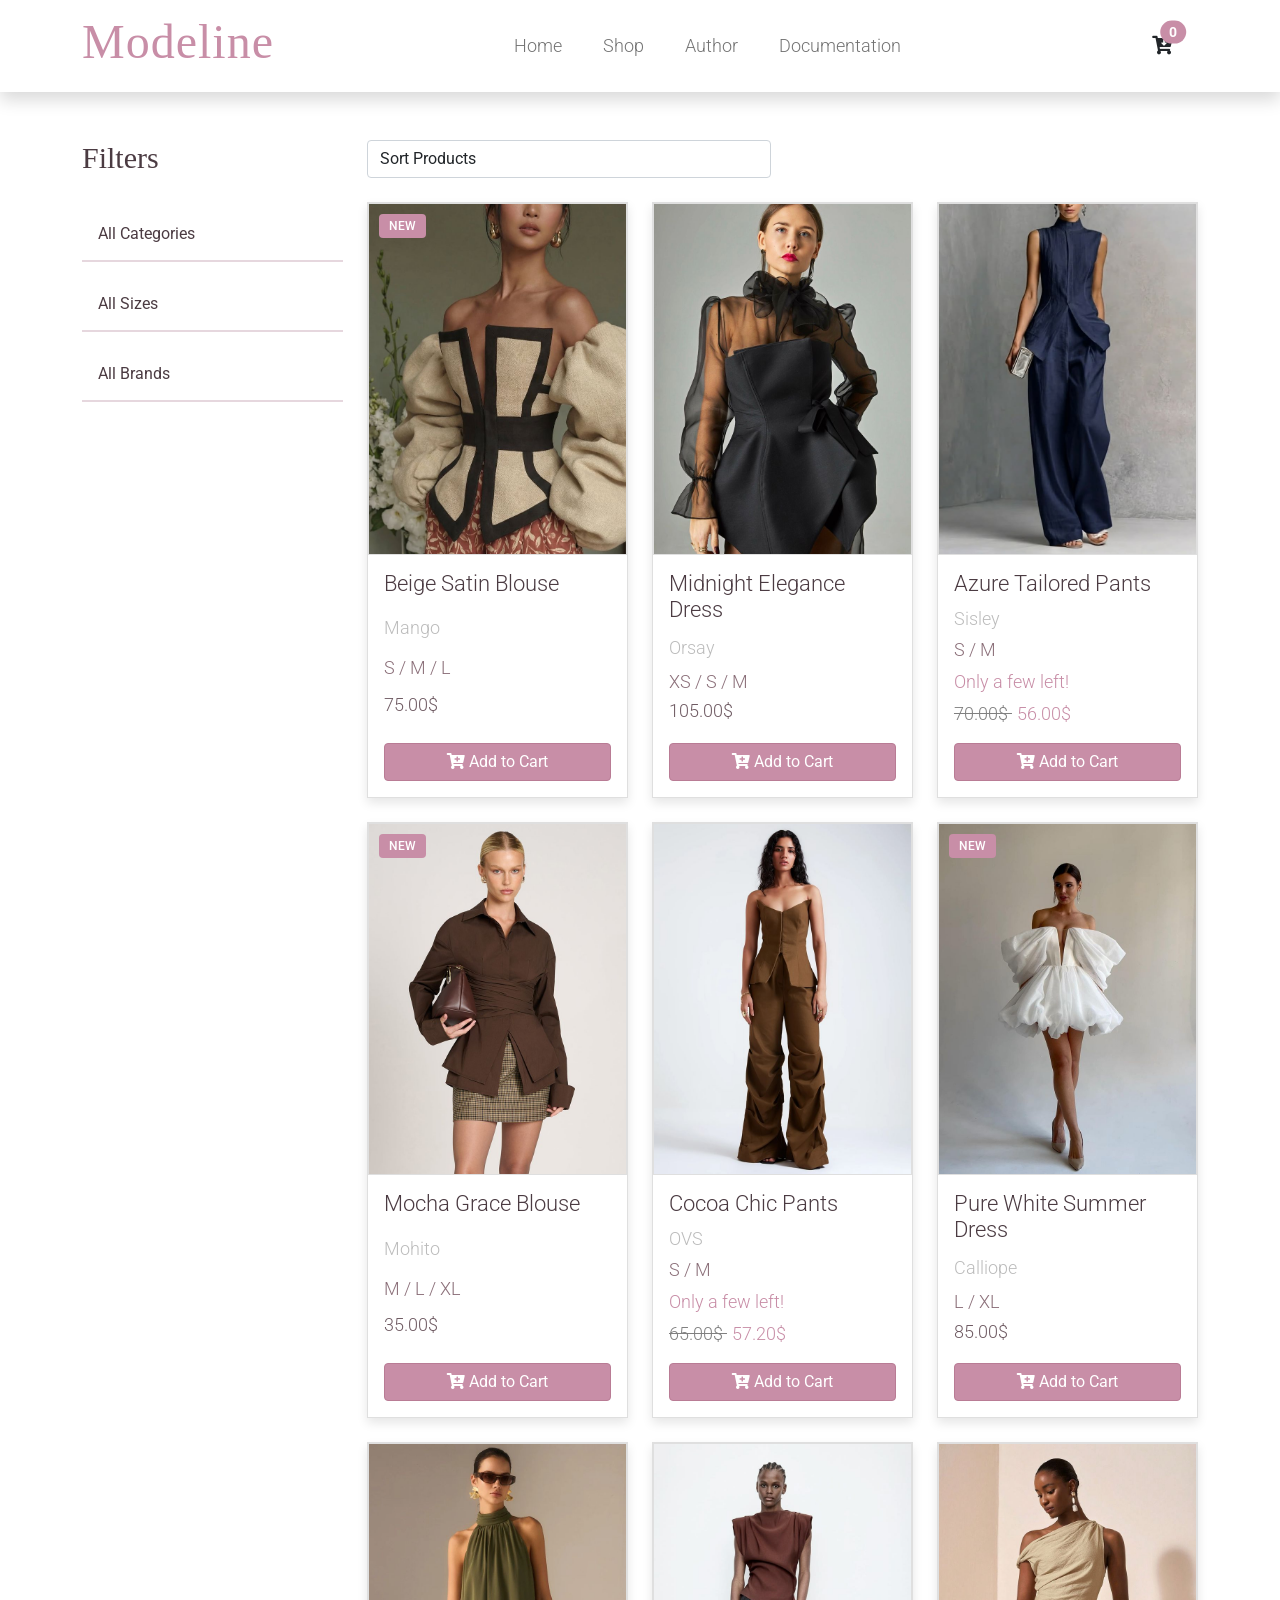
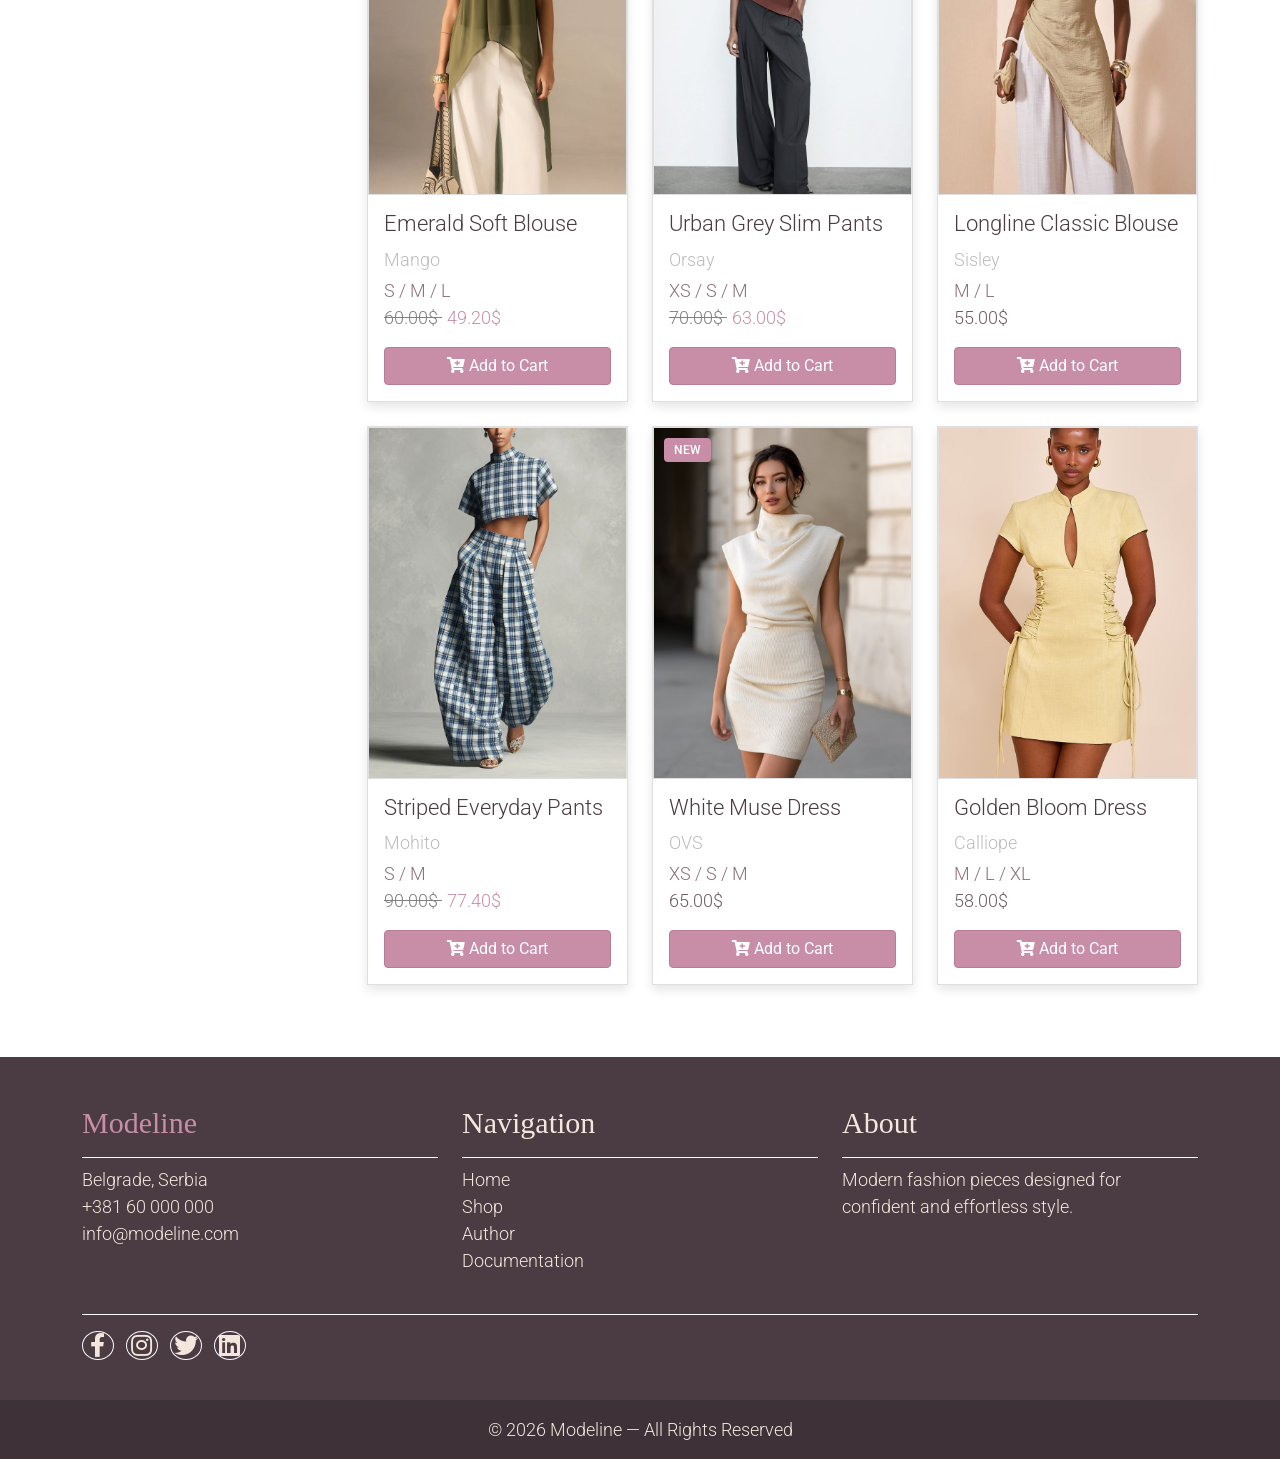
<file: shop.html>
<!DOCTYPE html>
<html lang="en">

<head>
    <title>Modeline | Home</title>
    <meta charset="utf-8">
    <meta name="viewport" content="width=device-width, initial-scale=1">

    <meta name="description" content="Modeline is a modern fashion website featuring elegant pieces, refined accessories, and contemporary style inspiration.">
    <meta name="keywords" content="fashion, modern fashion, dresses, accessories, style, collection, boutique">
    <meta name="author" content="Your Name">

    <link rel="apple-touch-icon" href="assets/img/apple-icon.png">
    <link rel="shortcut icon" type="image/x-icon" href="assets/img/favicon.ico">

    <link rel="stylesheet" href="assets/css/bootstrap.min.css">
    <link rel="stylesheet" href="assets/css/templatemo.css">
    <link rel="stylesheet" href="assets/css/custom.css">
    <link rel="stylesheet" href="assets/css/fontawesome.min.css">
    <link rel="stylesheet" href="https://fonts.googleapis.com/css2?family=Roboto:wght@100;200;300;400;500;700;900&display=swap">
</head>

<body>

    <!-- Header -->
    <nav class="navbar navbar-expand-lg navbar-light shadow">
        <div class="container d-flex justify-content-between align-items-center">

            <a class="navbar-brand text-success logo h1 align-self-center" href="index.html">
                Modeline
            </a>

            <button class="navbar-toggler border-0" type="button" data-bs-toggle="collapse"
                data-bs-target="#main_nav">
                <span class="navbar-toggler-icon"></span>
            </button>

            <div class="collapse navbar-collapse justify-content-between align-items-center" id="main_nav">
                <ul class="navbar-nav mx-auto data">
                    
                </ul>

                <div class="d-flex align-items-center">
                    <a class="nav-icon position-relative text-decoration-none text-dark" href="cart.html">
                        <i class="fa fa-fw fa-cart-arrow-down text-dark mr-1"></i>
                        <span id="cart-count" class="position-absolute top-0 start-100 translate-middle badge rounded-pill bg-success text-white">0</span>
                    </a>
                </div>
            </div>

        </div>
    </nav>
    <!-- Close Header -->

    <!-- Modal -->
    <div class="modal fade bg-white" id="templatemo_search" tabindex="-1" role="dialog" aria-labelledby="exampleModalLabel" aria-hidden="true">
        <div class="modal-dialog modal-lg" role="document">
            <div class="w-100 pt-1 mb-5 text-right">
                <button type="button" class="btn-close" data-bs-dismiss="modal" aria-label="Close"></button>
            </div>
            <form action="" method="get" class="modal-content modal-body border-0 p-0">
                <div class="input-group mb-2">
                    <input type="text" class="form-control" id="inputModalSearch" name="q" placeholder="Search ...">
                    <button type="submit" class="input-group-text bg-success text-light">
                        <i class="fa fa-fw fa-search text-white"></i>
                    </button>
                </div>
            </form>
        </div>
    </div>



    <!-- Start Content -->
    <div class="container py-5">
        <div class="row">

    <div class="col-lg-3">
    <h1 class="h2 pb-4">Filters</h1>

        <div class="filter-box">
            <select id="categories" class="category-select mb-3"></select>
            <select id="sizes" class="category-select mb-3"></select>
            <select id="brands" class="category-select"></select>
        </div>
    </div>

            <div class="col-lg-9">
                <div class="row pb-4">
                    <div class="col-md-6">
                        <select id="sort" class="form-control"></select>
                    </div>
                    <div class="col-md-6 pb-4">
                        <div class="d-flex">
                            <!-- <select class="form-control">
                                <option>Featured</option>
                                <option>A to Z</option>
                                <option>Item</option>
                            </select> -->
                        </div>
                    </div>
                </div>
                <div class="row" id="shop">
                    <!-- <div class="col-md-4">
                        <div class="card mb-4 product-wap rounded-0">
                            <div class="card rounded-0">
                                <img class="card-img rounded-0 img-fluid" src="assets/img/shop_01.jpg">
                                <div class="card-img-overlay rounded-0 product-overlay d-flex align-items-center justify-content-center">
                                    <ul class="list-unstyled">
                                        <li><a class="btn btn-success text-white" href="shop-single.html"><i class="far fa-heart"></i></a></li>
                                        <li><a class="btn btn-success text-white mt-2" href="shop-single.html"><i class="far fa-eye"></i></a></li>
                                        <li><a class="btn btn-success text-white mt-2" href="shop-single.html"><i class="fas fa-cart-plus"></i></a></li>
                                    </ul>
                                </div>
                            </div>
                            <div class="card-body">
                                <a href="shop-single.html" class="h3 text-decoration-none">Oupidatat non</a>
                                <ul class="w-100 list-unstyled d-flex justify-content-between mb-0">
                                    <li>M/L/X/XL</li>
                                    <li class="pt-2">
                                        <span class="product-color-dot color-dot-red float-left rounded-circle ml-1"></span>
                                        <span class="product-color-dot color-dot-blue float-left rounded-circle ml-1"></span>
                                        <span class="product-color-dot color-dot-black float-left rounded-circle ml-1"></span>
                                        <span class="product-color-dot color-dot-light float-left rounded-circle ml-1"></span>
                                        <span class="product-color-dot color-dot-green float-left rounded-circle ml-1"></span>
                                    </li>
                                </ul>
                                <ul class="list-unstyled d-flex justify-content-center mb-1">
                                    <li>
                                        <i class="text-warning fa fa-star"></i>
                                        <i class="text-warning fa fa-star"></i>
                                        <i class="text-warning fa fa-star"></i>
                                        <i class="text-muted fa fa-star"></i>
                                        <i class="text-muted fa fa-star"></i>
                                    </li>
                                </ul>
                                <p class="text-center mb-0">$250.00</p>
                            </div>
                        </div>
                    </div>
                    <div class="col-md-4">
                        <div class="card mb-4 product-wap rounded-0">
                            <div class="card rounded-0">
                                <img class="card-img rounded-0 img-fluid" src="assets/img/shop_02.jpg">
                                <div class="card-img-overlay rounded-0 product-overlay d-flex align-items-center justify-content-center">
                                    <ul class="list-unstyled">
                                        <li><a class="btn btn-success text-white" href="shop-single.html"><i class="far fa-heart"></i></a></li>
                                        <li><a class="btn btn-success text-white mt-2" href="shop-single.html"><i class="far fa-eye"></i></a></li>
                                        <li><a class="btn btn-success text-white mt-2" href="shop-single.html"><i class="fas fa-cart-plus"></i></a></li>
                                    </ul>
                                </div>
                            </div>
                            <div class="card-body">
                                <a href="shop-single.html" class="h3 text-decoration-none">Oupidatat non</a>
                                <ul class="w-100 list-unstyled d-flex justify-content-between mb-0">
                                    <li>M/L/X/XL</li>
                                    <li class="pt-2">
                                        <span class="product-color-dot color-dot-red float-left rounded-circle ml-1"></span>
                                        <span class="product-color-dot color-dot-blue float-left rounded-circle ml-1"></span>
                                        <span class="product-color-dot color-dot-black float-left rounded-circle ml-1"></span>
                                        <span class="product-color-dot color-dot-light float-left rounded-circle ml-1"></span>
                                        <span class="product-color-dot color-dot-green float-left rounded-circle ml-1"></span>
                                    </li>
                                </ul>
                                <ul class="list-unstyled d-flex justify-content-center mb-1">
                                    <li>
                                        <i class="text-warning fa fa-star"></i>
                                        <i class="text-warning fa fa-star"></i>
                                        <i class="text-warning fa fa-star"></i>
                                        <i class="text-muted fa fa-star"></i>
                                        <i class="text-muted fa fa-star"></i>
                                    </li>
                                </ul>
                                <p class="text-center mb-0">$250.00</p>
                            </div>
                        </div>
                    </div>
                    <div class="col-md-4">
                        <div class="card mb-4 product-wap rounded-0">
                            <div class="card rounded-0">
                                <img class="card-img rounded-0 img-fluid" src="assets/img/shop_03.jpg">
                                <div class="card-img-overlay rounded-0 product-overlay d-flex align-items-center justify-content-center">
                                    <ul class="list-unstyled">
                                        <li><a class="btn btn-success text-white" href="shop-single.html"><i class="far fa-heart"></i></a></li>
                                        <li><a class="btn btn-success text-white mt-2" href="shop-single.html"><i class="far fa-eye"></i></a></li>
                                        <li><a class="btn btn-success text-white mt-2" href="shop-single.html"><i class="fas fa-cart-plus"></i></a></li>
                                    </ul>
                                </div>
                            </div>
                            <div class="card-body">
                                <a href="shop-single.html" class="h3 text-decoration-none">Oupidatat non</a>
                                <ul class="w-100 list-unstyled d-flex justify-content-between mb-0">
                                    <li>M/L/X/XL</li>
                                    <li class="pt-2">
                                        <span class="product-color-dot color-dot-red float-left rounded-circle ml-1"></span>
                                        <span class="product-color-dot color-dot-blue float-left rounded-circle ml-1"></span>
                                        <span class="product-color-dot color-dot-black float-left rounded-circle ml-1"></span>
                                        <span class="product-color-dot color-dot-light float-left rounded-circle ml-1"></span>
                                        <span class="product-color-dot color-dot-green float-left rounded-circle ml-1"></span>
                                    </li>
                                </ul>
                                <ul class="list-unstyled d-flex justify-content-center mb-1">
                                    <li>
                                        <i class="text-warning fa fa-star"></i>
                                        <i class="text-warning fa fa-star"></i>
                                        <i class="text-warning fa fa-star"></i>
                                        <i class="text-muted fa fa-star"></i>
                                        <i class="text-muted fa fa-star"></i>
                                    </li>
                                </ul>
                                <p class="text-center mb-0">$250.00</p>
                            </div>
                        </div>
                    </div>
                    <div class="col-md-4">
                        <div class="card mb-4 product-wap rounded-0">
                            <div class="card rounded-0">
                                <img class="card-img rounded-0 img-fluid" src="assets/img/shop_04.jpg">
                                <div class="card-img-overlay rounded-0 product-overlay d-flex align-items-center justify-content-center">
                                    <ul class="list-unstyled">
                                        <li><a class="btn btn-success text-white" href="shop-single.html"><i class="far fa-heart"></i></a></li>
                                        <li><a class="btn btn-success text-white mt-2" href="shop-single.html"><i class="far fa-eye"></i></a></li>
                                        <li><a class="btn btn-success text-white mt-2" href="shop-single.html"><i class="fas fa-cart-plus"></i></a></li>
                                    </ul>
                                </div>
                            </div>
                            <div class="card-body">
                                <a href="shop-single.html" class="h3 text-decoration-none">Oupidatat non</a>
                                <ul class="w-100 list-unstyled d-flex justify-content-between mb-0">
                                    <li>M/L/X/XL</li>
                                    <li class="pt-2">
                                        <span class="product-color-dot color-dot-red float-left rounded-circle ml-1"></span>
                                        <span class="product-color-dot color-dot-blue float-left rounded-circle ml-1"></span>
                                        <span class="product-color-dot color-dot-black float-left rounded-circle ml-1"></span>
                                        <span class="product-color-dot color-dot-light float-left rounded-circle ml-1"></span>
                                        <span class="product-color-dot color-dot-green float-left rounded-circle ml-1"></span>
                                    </li>
                                </ul>
                                <ul class="list-unstyled d-flex justify-content-center mb-1">
                                    <li>
                                        <i class="text-warning fa fa-star"></i>
                                        <i class="text-warning fa fa-star"></i>
                                        <i class="text-warning fa fa-star"></i>
                                        <i class="text-muted fa fa-star"></i>
                                        <i class="text-muted fa fa-star"></i>
                                    </li>
                                </ul>
                                <p class="text-center mb-0">$250.00</p>
                            </div>
                        </div>
                    </div>
                    <div class="col-md-4">
                        <div class="card mb-4 product-wap rounded-0">
                            <div class="card rounded-0">
                                <img class="card-img rounded-0 img-fluid" src="assets/img/shop_05.jpg">
                                <div class="card-img-overlay rounded-0 product-overlay d-flex align-items-center justify-content-center">
                                    <ul class="list-unstyled">
                                        <li><a class="btn btn-success text-white" href="shop-single.html"><i class="far fa-heart"></i></a></li>
                                        <li><a class="btn btn-success text-white mt-2" href="shop-single.html"><i class="far fa-eye"></i></a></li>
                                        <li><a class="btn btn-success text-white mt-2" href="shop-single.html"><i class="fas fa-cart-plus"></i></a></li>
                                    </ul>
                                </div>
                            </div>
                            <div class="card-body">
                                <a href="shop-single.html" class="h3 text-decoration-none">Oupidatat non</a>
                                <ul class="w-100 list-unstyled d-flex justify-content-between mb-0">
                                    <li>M/L/X/XL</li>
                                    <li class="pt-2">
                                        <span class="product-color-dot color-dot-red float-left rounded-circle ml-1"></span>
                                        <span class="product-color-dot color-dot-blue float-left rounded-circle ml-1"></span>
                                        <span class="product-color-dot color-dot-black float-left rounded-circle ml-1"></span>
                                        <span class="product-color-dot color-dot-light float-left rounded-circle ml-1"></span>
                                        <span class="product-color-dot color-dot-green float-left rounded-circle ml-1"></span>
                                    </li>
                                </ul>
                                <ul class="list-unstyled d-flex justify-content-center mb-1">
                                    <li>
                                        <i class="text-warning fa fa-star"></i>
                                        <i class="text-warning fa fa-star"></i>
                                        <i class="text-warning fa fa-star"></i>
                                        <i class="text-muted fa fa-star"></i>
                                        <i class="text-muted fa fa-star"></i>
                                    </li>
                                </ul>
                                <p class="text-center mb-0">$250.00</p>
                            </div>
                        </div>
                    </div>
                    <div class="col-md-4">
                        <div class="card mb-4 product-wap rounded-0">
                            <div class="card rounded-0">
                                <img class="card-img rounded-0 img-fluid" src="assets/img/shop_06.jpg">
                                <div class="card-img-overlay rounded-0 product-overlay d-flex align-items-center justify-content-center">
                                    <ul class="list-unstyled">
                                        <li><a class="btn btn-success text-white" href="shop-single.html"><i class="far fa-heart"></i></a></li>
                                        <li><a class="btn btn-success text-white mt-2" href="shop-single.html"><i class="far fa-eye"></i></a></li>
                                        <li><a class="btn btn-success text-white mt-2" href="shop-single.html"><i class="fas fa-cart-plus"></i></a></li>
                                    </ul>
                                </div>
                            </div>
                            <div class="card-body">
                                <a href="shop-single.html" class="h3 text-decoration-none">Oupidatat non</a>
                                <ul class="w-100 list-unstyled d-flex justify-content-between mb-0">
                                    <li>M/L/X/XL</li>
                                    <li class="pt-2">
                                        <span class="product-color-dot color-dot-red float-left rounded-circle ml-1"></span>
                                        <span class="product-color-dot color-dot-blue float-left rounded-circle ml-1"></span>
                                        <span class="product-color-dot color-dot-black float-left rounded-circle ml-1"></span>
                                        <span class="product-color-dot color-dot-light float-left rounded-circle ml-1"></span>
                                        <span class="product-color-dot color-dot-green float-left rounded-circle ml-1"></span>
                                    </li>
                                </ul>
                                <ul class="list-unstyled d-flex justify-content-center mb-1">
                                    <li>
                                        <i class="text-warning fa fa-star"></i>
                                        <i class="text-warning fa fa-star"></i>
                                        <i class="text-warning fa fa-star"></i>
                                        <i class="text-muted fa fa-star"></i>
                                        <i class="text-muted fa fa-star"></i>
                                    </li>
                                </ul>
                                <p class="text-center mb-0">$250.00</p>
                            </div>
                        </div>
                    </div>
                    <div class="col-md-4">
                        <div class="card mb-4 product-wap rounded-0">
                            <div class="card rounded-0">
                                <img class="card-img rounded-0 img-fluid" src="assets/img/shop_07.jpg">
                                <div class="card-img-overlay rounded-0 product-overlay d-flex align-items-center justify-content-center">
                                    <ul class="list-unstyled">
                                        <li><a class="btn btn-success text-white" href="shop-single.html"><i class="far fa-heart"></i></a></li>
                                        <li><a class="btn btn-success text-white mt-2" href="shop-single.html"><i class="far fa-eye"></i></a></li>
                                        <li><a class="btn btn-success text-white mt-2" href="shop-single.html"><i class="fas fa-cart-plus"></i></a></li>
                                    </ul>
                                </div>
                            </div>
                            <div class="card-body">
                                <a href="shop-single.html" class="h3 text-decoration-none">Oupidatat non</a>
                                <ul class="w-100 list-unstyled d-flex justify-content-between mb-0">
                                    <li>M/L/X/XL</li>
                                    <li class="pt-2">
                                        <span class="product-color-dot color-dot-red float-left rounded-circle ml-1"></span>
                                        <span class="product-color-dot color-dot-blue float-left rounded-circle ml-1"></span>
                                        <span class="product-color-dot color-dot-black float-left rounded-circle ml-1"></span>
                                        <span class="product-color-dot color-dot-light float-left rounded-circle ml-1"></span>
                                        <span class="product-color-dot color-dot-green float-left rounded-circle ml-1"></span>
                                    </li>
                                </ul>
                                <ul class="list-unstyled d-flex justify-content-center mb-1">
                                    <li>
                                        <i class="text-warning fa fa-star"></i>
                                        <i class="text-warning fa fa-star"></i>
                                        <i class="text-warning fa fa-star"></i>
                                        <i class="text-muted fa fa-star"></i>
                                        <i class="text-muted fa fa-star"></i>
                                    </li>
                                </ul>
                                <p class="text-center mb-0">$250.00</p>
                            </div>
                        </div>
                    </div>
                    <div class="col-md-4">
                        <div class="card mb-4 product-wap rounded-0">
                            <div class="card rounded-0">
                                <img class="card-img rounded-0 img-fluid" src="assets/img/shop_08.jpg">
                                <div class="card-img-overlay rounded-0 product-overlay d-flex align-items-center justify-content-center">
                                    <ul class="list-unstyled">
                                        <li><a class="btn btn-success text-white" href="shop-single.html"><i class="far fa-heart"></i></a></li>
                                        <li><a class="btn btn-success text-white mt-2" href="shop-single.html"><i class="far fa-eye"></i></a></li>
                                        <li><a class="btn btn-success text-white mt-2" href="shop-single.html"><i class="fas fa-cart-plus"></i></a></li>
                                    </ul>
                                </div>
                            </div>
                            <div class="card-body">
                                <a href="shop-single.html" class="h3 text-decoration-none">Oupidatat non</a>
                                <ul class="w-100 list-unstyled d-flex justify-content-between mb-0">
                                    <li>M/L/X/XL</li>
                                    <li class="pt-2">
                                        <span class="product-color-dot color-dot-red float-left rounded-circle ml-1"></span>
                                        <span class="product-color-dot color-dot-blue float-left rounded-circle ml-1"></span>
                                        <span class="product-color-dot color-dot-black float-left rounded-circle ml-1"></span>
                                        <span class="product-color-dot color-dot-light float-left rounded-circle ml-1"></span>
                                        <span class="product-color-dot color-dot-green float-left rounded-circle ml-1"></span>
                                    </li>
                                </ul>
                                <ul class="list-unstyled d-flex justify-content-center mb-1">
                                    <li>
                                        <i class="text-warning fa fa-star"></i>
                                        <i class="text-warning fa fa-star"></i>
                                        <i class="text-warning fa fa-star"></i>
                                        <i class="text-muted fa fa-star"></i>
                                        <i class="text-muted fa fa-star"></i>
                                    </li>
                                </ul>
                                <p class="text-center mb-0">$250.00</p>
                            </div>
                        </div>
                    </div>
                    <div class="col-md-4">
                        <div class="card mb-4 product-wap rounded-0">
                            <div class="card rounded-0">
                                <img class="card-img rounded-0 img-fluid" src="assets/img/shop_09.jpg">
                                <div class="card-img-overlay rounded-0 product-overlay d-flex align-items-center justify-content-center">
                                    <ul class="list-unstyled">
                                        <li><a class="btn btn-success text-white" href="shop-single.html"><i class="far fa-heart"></i></a></li>
                                        <li><a class="btn btn-success text-white mt-2" href="shop-single.html"><i class="far fa-eye"></i></a></li>
                                        <li><a class="btn btn-success text-white mt-2" href="shop-single.html"><i class="fas fa-cart-plus"></i></a></li>
                                    </ul>
                                </div>
                            </div>
                            <div class="card-body">
                                <a href="shop-single.html" class="h3 text-decoration-none">Oupidatat non</a>
                                <ul class="w-100 list-unstyled d-flex justify-content-between mb-0">
                                    <li>M/L/X/XL</li>
                                    <li class="pt-2">
                                        <span class="product-color-dot color-dot-red float-left rounded-circle ml-1"></span>
                                        <span class="product-color-dot color-dot-blue float-left rounded-circle ml-1"></span>
                                        <span class="product-color-dot color-dot-black float-left rounded-circle ml-1"></span>
                                        <span class="product-color-dot color-dot-light float-left rounded-circle ml-1"></span>
                                        <span class="product-color-dot color-dot-green float-left rounded-circle ml-1"></span>
                                    </li>
                                </ul>
                                <ul class="list-unstyled d-flex justify-content-center mb-1">
                                    <li>
                                        <i class="text-warning fa fa-star"></i>
                                        <i class="text-warning fa fa-star"></i>
                                        <i class="text-warning fa fa-star"></i>
                                        <i class="text-muted fa fa-star"></i>
                                        <i class="text-muted fa fa-star"></i>
                                    </li>
                                </ul>
                                <p class="text-center mb-0">$250.00</p>
                            </div>
                        </div> -->
                    </div>
                </div>
                
            </div>

        </div>
    </div>



    <!-- Start Footer -->
   <footer class="bg-dark" id="templatemo_footer">
    <div class="container">
        <div class="row">

            <!-- BRAND -->
            <div class="col-md-4 pt-5">
                <h2 class="h2 text-success border-bottom pb-3 border-light logo">Modeline</h2>
                <ul class="list-unstyled text-light footer-link-list">
                    <li>Belgrade, Serbia</li>
                    <li>+381 60 000 000</li>
                    <li>info@modeline.com</li>
                </ul>
            </div>

            <!-- NAV -->
            <div class="col-md-4 pt-5">
                <h2 class="h2 text-light border-bottom pb-3 border-light">Navigation</h2>
                <ul class="list-unstyled footer-link-list footer">
                    
                </ul>
            </div>

            <!-- ABOUT -->
            <div class="col-md-4 pt-5">
                <h2 class="h2 text-light border-bottom pb-3 border-light">About</h2>
                <p class="text-light">
                    Modern fashion pieces designed for confident and effortless style.
                </p>
            </div>

        </div>

        <!-- ICONS + SUBSCRIBE -->
        <div class="row text-light mb-4 mt-4">
            <div class="col-12 mb-3">
                <div class="w-100 border-top border-light"></div>
            </div>

            <!-- SOCIAL ICONS -->
            <div class="col-auto me-auto">
                <ul class="list-inline footer-icons">

                    <li class="list-inline-item border border-light rounded-circle text-center">
                        <a target="_blank" href="#"><i class="fab fa-facebook-f fa-lg fa-fw"></i></a>
                    </li>

                    <li class="list-inline-item border border-light rounded-circle text-center">
                        <a target="_blank" href="#"><i class="fab fa-instagram fa-lg fa-fw"></i></a>
                    </li>

                    <li class="list-inline-item border border-light rounded-circle text-center">
                        <a target="_blank" href="#"><i class="fab fa-twitter fa-lg fa-fw"></i></a>
                    </li>

                    <li class="list-inline-item border border-light rounded-circle text-center">
                        <a target="_blank" href="#"><i class="fab fa-linkedin fa-lg fa-fw"></i></a>
                    </li>

                </ul>
            </div>

        </div>
    </div>

    <!-- COPYRIGHT -->
    <div class="w-100 bg-black py-3">
        <div class="container">
            <p class="text-light mb-0 text-center">
                © 2026 Modeline — All Rights Reserved
            </p>
        </div>
    </div>
</footer>


    <script src="assets/js/bootstrap.bundle.min.js"></script>
    <script src="https://code.jquery.com/jquery-3.6.0.min.js"></script>
    <script src="assets/js/main.js"></script>

    <div id="cart-toast" class="cart-toast">
    Product added to cart ✓
    </div>
</body>
</html>
</file>
<file: assets/css/templatemo.css>
/*
TemplateMo 559 Zay Shop
MODIFIED COLORS - Modeline theme
*/

/* Typography */

body, ul, li, p, a, label, input, div {
  font-family: 'Roboto', sans-serif;
  font-size: 18px !important;
  font-weight: 300 !important;
}

.h1 {
  font-size: 48px !important;
  font-weight: 200 !important;
  letter-spacing: 1px;
}

.h2 {
  font-size: 30px !important;
  font-weight: 300;
}

.h3 {
  font-size: 22px !important;
}

h1, h2, .logo {
    font-family: 'Playfair Display', serif;
}

h1, h2, h3 {
    color: #4B3B42;
}

p {
    color: #6f5b63;
}

/* General */
.logo { font-weight: 500 !important;}

.text-warning { color: #ede861 !important;}
.text-muted { color: #bcbcbc !important;}

/* ✨ GLAVNA BOJA */
.text-success { color: #C88EA7 !important;}
.bg-success { background-color: #C88EA7 !important;}

.btn-success {
  background-color: #C88EA7 !important;
  border-color: #B97C95 !important;
}

/* ✨ HOVER */
.pagination .page-link:hover,
.pagination .page-link.active {
  background-color: #B97C95;
  color: #fff;
}

/* ✨ POZADINE */
.bg-dark { background-color: #4B3B42 !important;}
.bg-light { background-color: #F8F1F4 !important;}
.bg-black { background-color: #3E3137 !important;}
.text-light { color: #F3E7DD !important;}


/* NAV */
#templatemo_nav_top { min-height: 40px;}
#templatemo_nav_top * { font-size: .9em !important;}

nav.navbar {
    position: sticky;
    top: 0;
    z-index: 1000;
    background-color: rgba(255, 255, 255, 0.95);
    backdrop-filter: blur(6px);
}

#main_nav a {
    position: relative;
    margin-right: 25px;
}

#main_nav a::after {
    content: "";
    position: absolute;
    width: 0;
    height: 2px;
    bottom: 0;
    left: 0;
    background-color: #C88EA7;
    transition: 0.3s;
}

#main_nav a:hover::after {
    width: 100%;
}

#templatemo_main_nav .navbar .nav-icon { margin-right: 20px;}


/* HERO */
#template-mo-zay-hero-carousel {
  background: #F8F1F4 !important;
}


/* ACCORDION */
.templatemo-accordion a { color: #000;}
.templatemo-accordion a:hover { color: #333d4a;}


/* SHOP */
.shop-top-menu a:hover { color: #B97C95 !important;}


/* PRODUCT */
.product-wap {
  box-shadow: 0px 5px 10px rgba(0,0,0,0.10);
}

.product-wap .product-color-dot.color-dot-red { background:#f71515;}
.product-wap .product-color-dot.color-dot-blue { background:#6db4fe;}
.product-wap .product-color-dot.color-dot-black { background:#000;}
.product-wap .product-color-dot.color-dot-light { background:#e0e0e0;}
.product-wap .product-color-dot.color-dot-green { background:#0bff7e;}

.card.product-wap .product-overlay {
  background: rgba(0,0,0,0.5);
  visibility: hidden;
  opacity: 0;
  transition: .3s;
}

.card.product-wap:hover .product-overlay {
  visibility: visible;
  opacity: 1;
}

.card.product-wap a { color: #000;}


/* CAROUSEL HERO */
#template-mo-zay-hero-carousel .carousel-indicators li {
  margin-top: -50px;
  background-color: #C88EA7;
}

#template-mo-zay-hero-carousel .carousel-control-next i,
#template-mo-zay-hero-carousel .carousel-control-prev i {
  color: #C88EA7 !important;
  font-size: 2.8em !important;
}



/* SERVICES */
.services-icon-wap { transition: .3s;}

.services-icon-wap:hover {
  background: #B97C95;
}

.services-icon-wap:hover,
.services-icon-wap:hover i {
  color: #fff;
}


/* FOOTER */
#tempaltemo_footer a:hover {
  color: #B97C95;
}

/* footer links fix */
.footer-link-list a {
    color: #F3E7DD !important;
    text-decoration: none !important;
}

.footer-link-list a:hover {
    color: #C88EA7 !important;
}

/* social icons */
.footer-icons a {
    color: #F3E7DD !important;
    text-decoration: none !important;
}

.footer-icons a:hover {
    color: #C88EA7 !important;
}

.author-section {
    display: flex;
    justify-content: center;
    align-items: center;
    gap: 50px;
    padding: 100px 50px;
    background-color: #fdf6f0;
}

.author-image {
    flex: 1;
    max-width: 400px;
}

.author-image img {
    width: 100%;
    border-radius: 50%;
    box-shadow: 0 5px 20px rgba(219, 165, 214, 0.5);
}

.author-info {
    flex: 1;
    font-family: 'Poppins', sans-serif;
    color: #5a3e36;
}

.author-info h2 {
    font-family: 'Playfair Display', serif;
    font-size: 42px;
    margin-bottom: 20px;
}

.author-info p {
    font-size: 18px;
    margin-bottom: 12px;
    line-height: 1.6;
}

.author-info span {
    font-weight: 600;
    color: #dba5d6;
}

.hero-img-wrapper {
    position: relative;
}

.hero-img {
    max-width: 420px;
    width: 100%;
    image-rendering: auto;
    filter: contrast(1.05) sharpen(0.3);
}

.category-img{
    width: 200px;
    height: 200px;
    object-fit: cover;
}

#shop .card-img {
    width: 100%;
    height: 350px;
    object-fit: cover;
}

#featuredProducts .card-img-top {
    width: 100%;
    height: 500px;
    object-fit: cover;
}

.image-holder{
    position: relative;
}

.badge-new{
    position: absolute;
    top: 10px;
    left: 10px;
    z-index: 20;
    background-color: #C88EA7;
    color: #fff;
    padding: 6px 10px;
    font-size: 12px !important;
    font-weight: 500 !important;
    border-radius: 4px;
    line-height: 1;
}

#shop .col-md-4{
    display: flex;
}

#shop .product-wap{
    width: 100%;
    display: flex;
    flex-direction: column;
}

#shop .card-body{
    flex: 1;
    display: flex;
    flex-direction: column;
    justify-content: space-between;
}

#featuredProducts .col-md-4{
    display: flex;
}

#featuredProducts .product-wap{
    width: 100%;
    display: flex;
    flex-direction: column;
}

#featuredProducts .card-body{
    flex: 1;
    display: flex;
    flex-direction: column;
    justify-content: space-between;
}

#featuredProducts .card-img {
    width: 100%;
    height: 350px;
    object-fit: cover;
}

.category-select {
    width: 100%;
    padding: 14px 16px;
    font-size: 16px;
    font-weight: 400;

    border: none;
    border-bottom: 2px solid #e6d7de;

    background-color: transparent;
    color: #4B3B42;

    transition: 0.3s ease;
}

/* hover */
.category-select:hover {
    border-bottom: 2px solid #C88EA7;
}

/* focus */
.category-select:focus {
    outline: none;
    border-bottom: 2px solid #C88EA7;
}

/* uklanja default strelicu (bitno za izgled) */
.category-select {
    appearance: none;
    -webkit-appearance: none;
    -moz-appearance: none;
}

#sort:focus {
    outline: none;
    border: 2px solid #C88EA7;
    box-shadow: none;
}


/* =========================
   CART PAGE
========================= */

.cart-box,
.cart-summary {
    background-color: #fff;
    border: 1px solid #f0dfe6;
    border-radius: 12px;
    box-shadow: 0 4px 18px rgba(0,0,0,0.05);
}

.cart-item {
    display: flex;
    gap: 20px;
    align-items: center;
    padding: 20px 0;
    border-bottom: 1px solid #f1e4e9;
}

.cart-item:last-child {
    border-bottom: none;
}

.cart-item-img {
    width: 130px;
    height: 160px;
    object-fit: cover;
    border-radius: 10px;
    background-color: #F8F1F4;
}

.cart-item-info {
    flex: 1;
}

.cart-item-title {
    font-size: 22px;
    font-weight: 400 !important;
    color: #4B3B42;
    margin-bottom: 8px;
}

.cart-item-meta {
    font-size: 15px !important;
    color: #8b6f79;
    margin-bottom: 10px;
}

.cart-item-price {
    color: #C88EA7;
    font-weight: 500 !important;
    margin-bottom: 12px;
}

.qty-box {
    display: flex;
    align-items: center;
    gap: 10px;
}

.qty-btn {
    width: 36px;
    height: 36px;
    border: none;
    background-color: #F8F1F4;
    color: #4B3B42;
    border-radius: 50%;
    font-size: 18px;
    transition: 0.3s ease;
}

.qty-btn:hover {
    background-color: #C88EA7;
    color: #fff;
}

.qty-number {
    min-width: 30px;
    text-align: center;
    font-weight: 400 !important;
}

.remove-btn {
    border: none;
    background: transparent;
    color: #a38b94;
    font-size: 14px !important;
    padding: 0;
    margin-top: 10px;
    transition: 0.3s ease;
}

.remove-btn:hover {
    color: #C88EA7;
}

.cart-item-total {
    min-width: 100px;
    text-align: right;
    font-weight: 500 !important;
    color: #4B3B42;
}

@media (max-width: 768px) {
    .cart-item {
        flex-direction: column;
        align-items: flex-start;
    }

    .cart-item-img {
        width: 100%;
        height: 260px;
    }

    .cart-item-total {
        text-align: left;
        margin-top: 10px;
    }
}

/* CART TOAST */
.cart-toast {
    position: fixed;
    bottom: 30px;
    right: 30px;
    background-color: #C88EA7;
    color: #fff;
    padding: 12px 20px;
    border-radius: 8px;
    font-size: 14px;
    opacity: 0;
    pointer-events: none;
    transition: 0.4s ease;
    z-index: 9999;
}

.cart-toast.show {
    opacity: 1;
    transform: translateY(-10px);
}

/* =========================
   CHECKOUT PAGE
========================= */

.checkout-box,
.checkout-summary {
    background-color: #fff;
    border: 1px solid #f0dfe6;
    border-radius: 12px;
    box-shadow: 0 4px 18px rgba(0,0,0,0.05);
}

.checkout-label {
    display: block;
    margin-bottom: 8px;
    color: #4B3B42;
    font-size: 16px !important;
    font-weight: 400 !important;
}

.checkout-input {
    width: 100%;
    height: 50px;
    padding: 14px 16px;
    border: 1px solid #ead7df;
    border-radius: 10px;
    background-color: #fff;
    color: #4B3B42;
    font-size: 16px !important;
    transition: 0.3s ease;
}

.checkout-input:focus {
    outline: none;
    border-color: #C88EA7;
    box-shadow: 0 0 0 3px rgba(200, 142, 167, 0.15);
}

.checkout-select {
    appearance: none;
    -webkit-appearance: none;
    -moz-appearance: none;
    background-image: url("data:image/svg+xml;utf8,<svg fill='%234B3B42' height='20' viewBox='0 0 20 20' width='20' xmlns='http://www.w3.org/2000/svg'><path d='M5.5 7.5l4.5 4.5 4.5-4.5'/></svg>");
    background-repeat: no-repeat;
    background-position: right 14px center;
    background-size: 18px;
    padding-right: 45px;
}

.checkout-check {
    display: flex;
    align-items: center;
    gap: 10px;
    color: #4B3B42;
    font-size: 15px !important;
}

.checkout-check input {
    accent-color: #C88EA7;
    width: 16px;
    height: 16px;
}

.checkout-error {
    display: block;
    min-height: 18px;
    margin-top: 6px;
    color: #c95b7d;
    font-size: 13px !important;
}

#success {
    color: green;
    font-size: 15px !important;
}

.summary-product {
    display: flex;
    justify-content: space-between;
    gap: 15px;
    padding: 12px 0;
    border-bottom: 1px solid #f1e4e9;
}

.summary-product:last-child {
    border-bottom: none;
}

.summary-product-name {
    color: #4B3B42;
    font-size: 16px !important;
    margin: 0;
}

.summary-product-meta {
    color: #8b6f79;
    font-size: 14px !important;
    margin: 0;
}

@media (max-width: 768px) {
    .checkout-box,
    .checkout-summary {
        padding: 24px !important;
    }
}

.product-wap a {
    color: #4B3B42 !important;
}
.product-wap a:hover {
    color: #C88EA7 !important;
}
.product-wap {
    transition: 0.3s ease;
}

.product-wap:hover {
    transform: translateY(-5px);
    box-shadow: 0 10px 25px rgba(200, 142, 167, 0.2);
}
.product-size {
    color: #8b6f79 !important;
}
</file>
<file: assets/css/custom.css>
/*
Custom Css
*/
</file>
